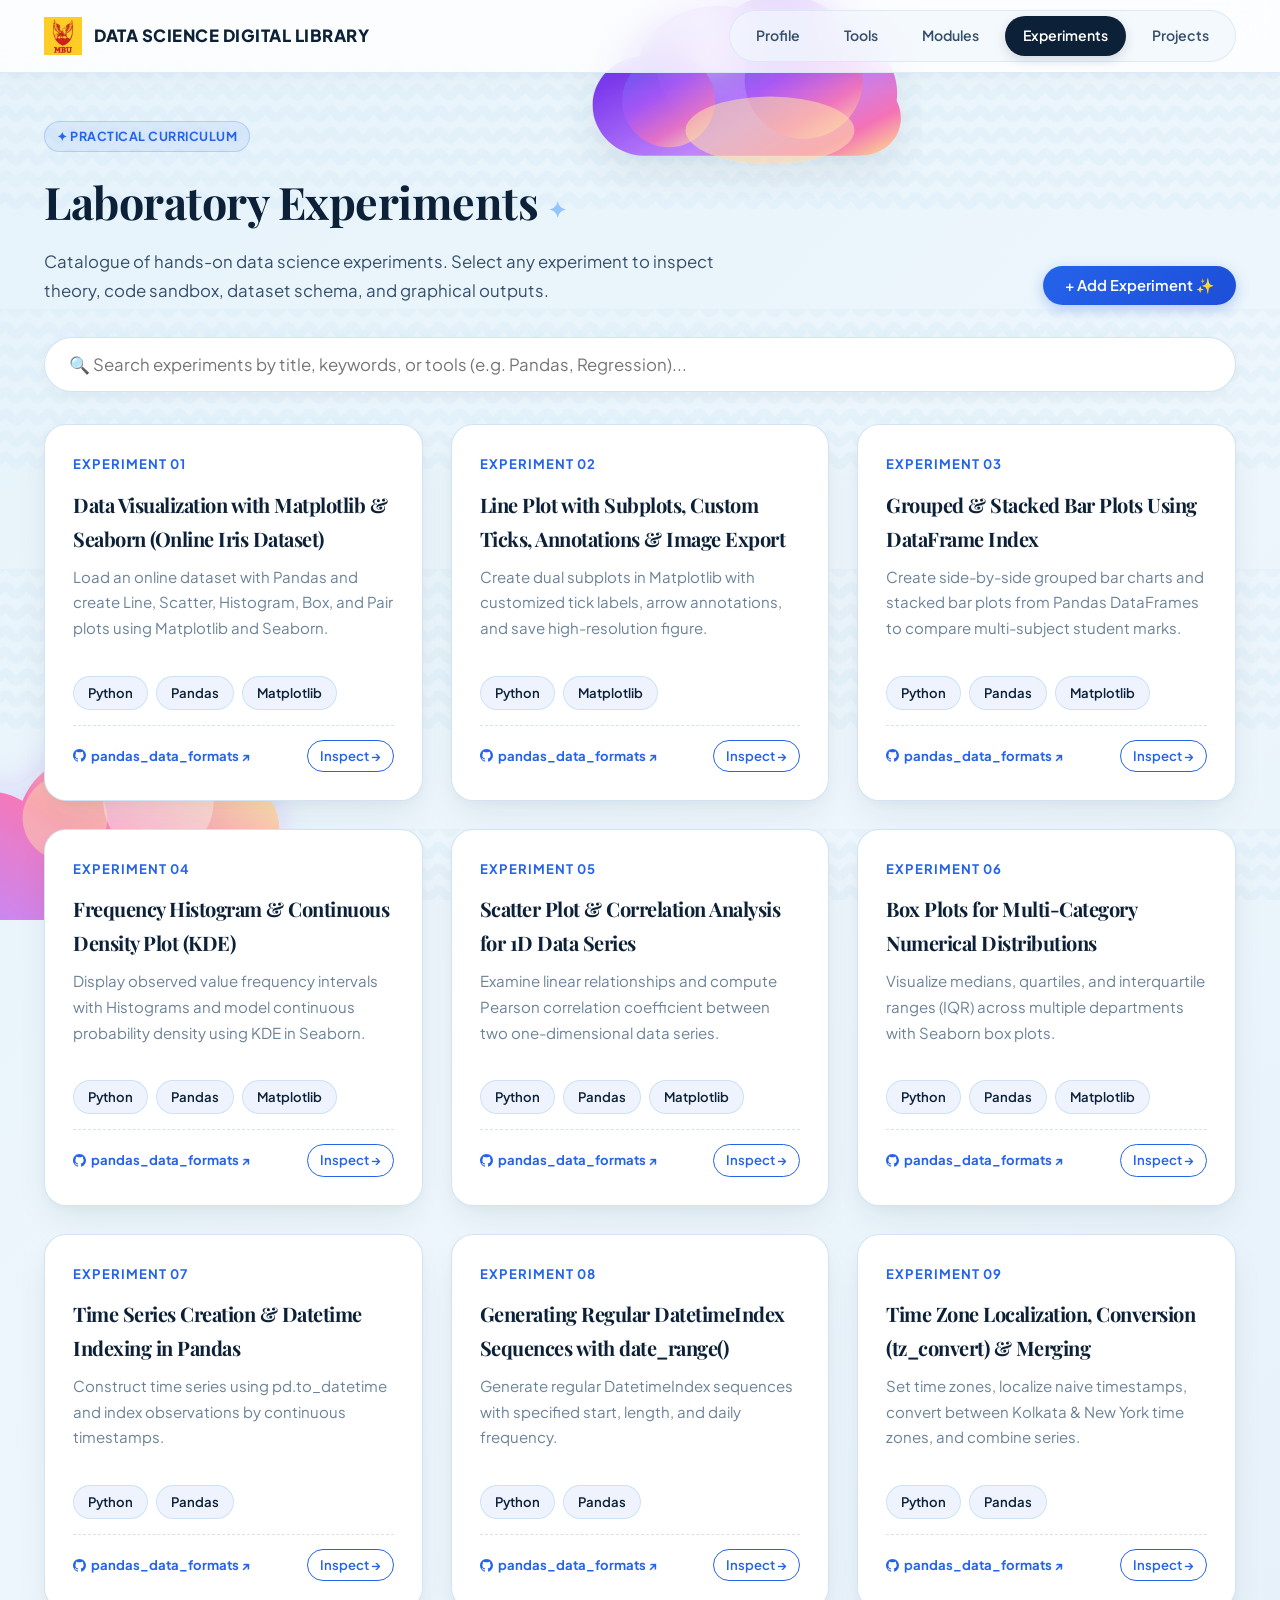
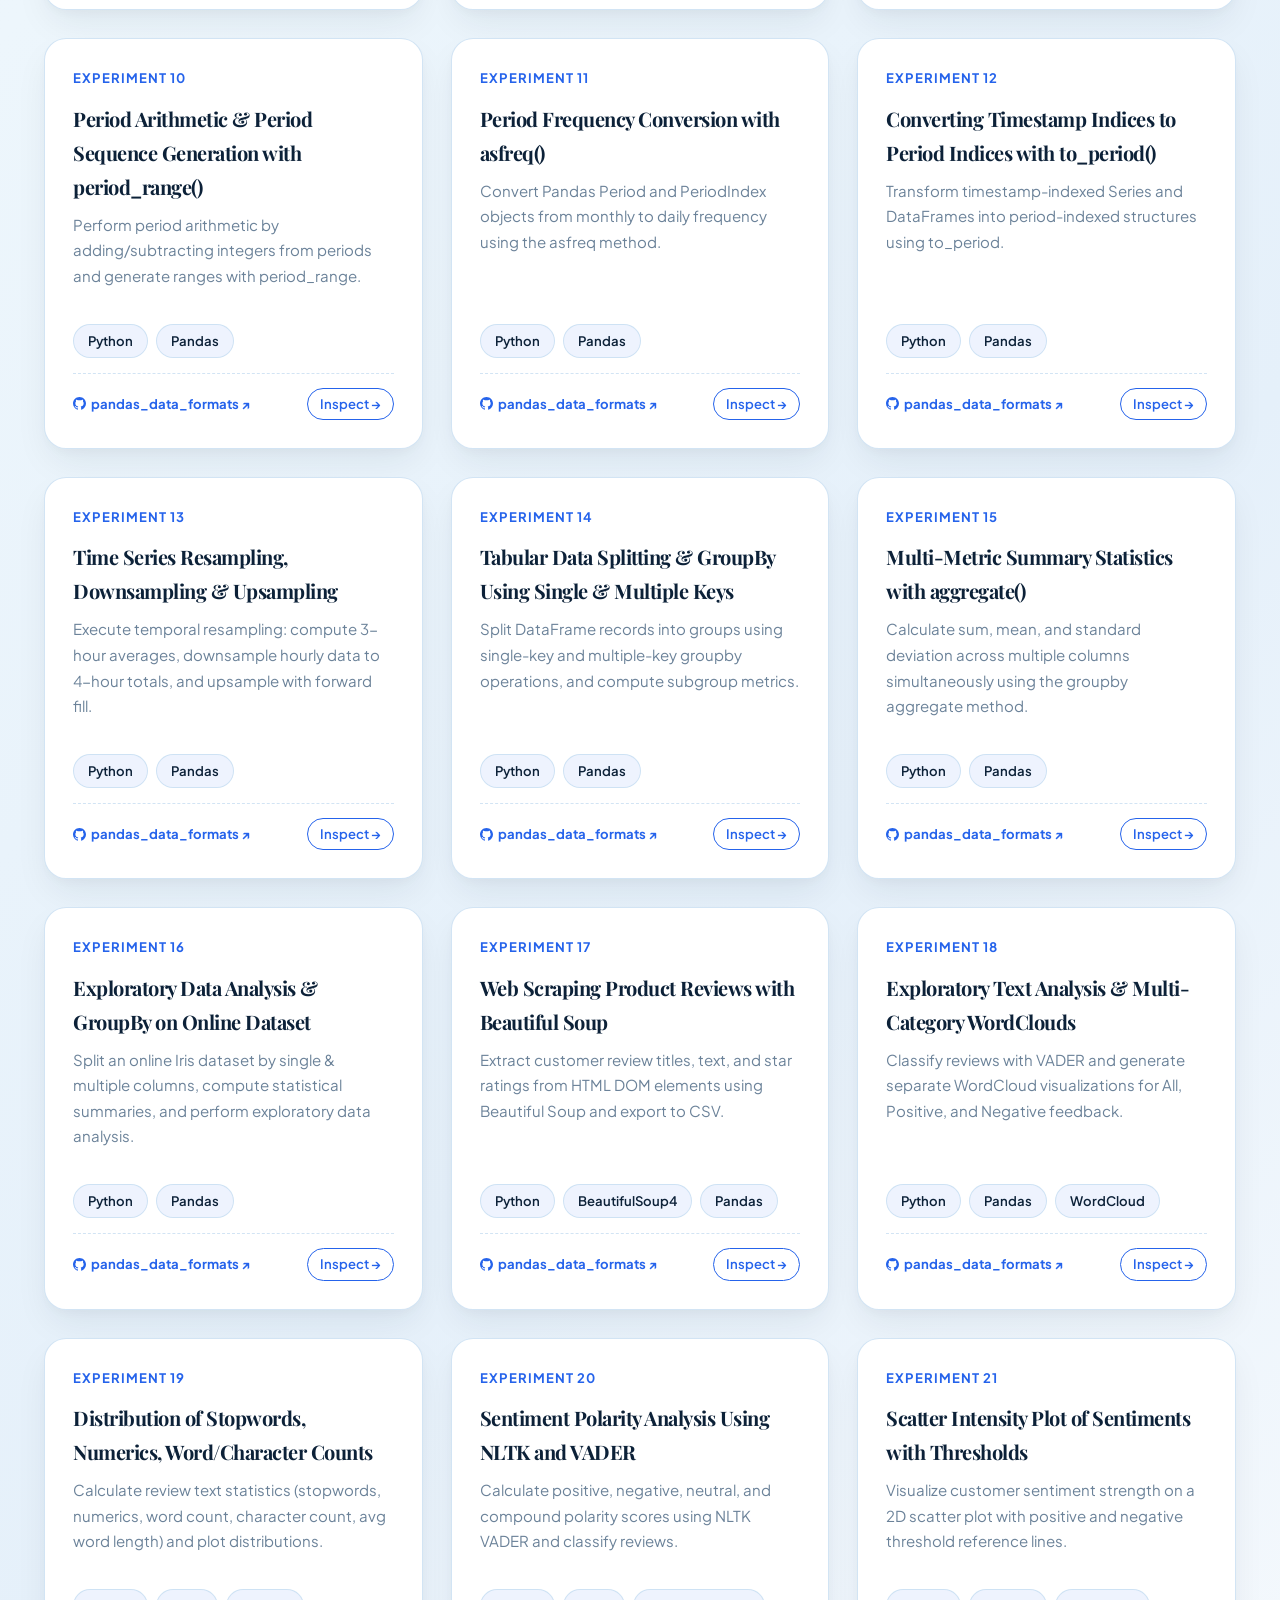
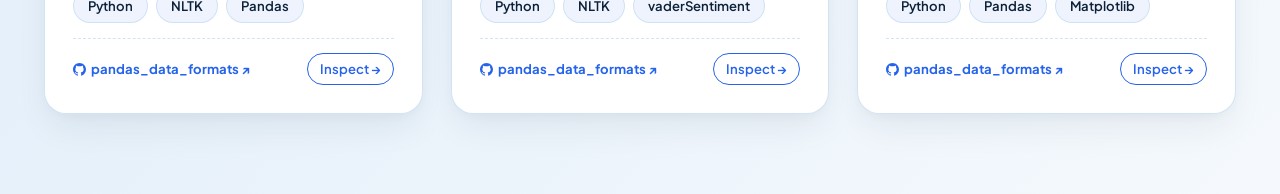
<file: experiments.html>
<!DOCTYPE html>
<html lang="en">
<head>
    <meta charset="UTF-8">
    <meta name="viewport" content="width=device-width, initial-scale=1.0">
    <title>Experiments | Data Science Digital Library</title>
    <link rel="preconnect" href="https://fonts.googleapis.com">
    <link rel="preconnect" href="https://fonts.gstatic.com" crossorigin>
    <link href="https://fonts.googleapis.com/css2?family=Playfair+Display:ital,wght@0,500;0,600;0,700;0,800;1,600&family=Plus+Jakarta+Sans:wght@400;500;600;700;800&family=JetBrains+Mono:wght@400;500;600&display=swap" rel="stylesheet">
    <link rel="stylesheet" href="css/style.css">
</head>
<body>

    <!-- Dreamy Gamma Floating Clouds -->
    <img src="assets/gamma_cloud_top.svg" class="gamma-cloud-top" alt="Cloud">
    <img src="assets/gamma_cloud_bottom.svg" class="gamma-cloud-bottom" alt="Cloud">

    <!-- Gamma Header -->
    <header>
        <div class="container header-content">
            <div class="header-left">
                <a href="index.html" class="gamma-brand" style="display: flex; align-items: center; gap: 12px; text-decoration: none;">
                    <img src="assets/mbu_logo.png" alt="MBU Logo" class="header-logo config-mbu-logo" style="height: 38px; width: auto; object-fit: contain;">
                    <span style="font-family: 'Plus Jakarta Sans', sans-serif; font-weight: 800; font-size: 1.05rem; letter-spacing: 0.5px; color: var(--gamma-navy); text-transform: uppercase;">DATA SCIENCE DIGITAL LIBRARY</span>
                </a>
            </div>
            <div class="header-right">
                <nav>
                    <a href="index.html" class="nav-pill">Profile</a>
                    <a href="tools.html" class="nav-pill">Tools</a>
                    <a href="modules.html" class="nav-pill">Modules</a>
                    <a href="experiments.html" class="nav-pill active">Experiments</a>
                    <a href="projects.html" class="nav-pill">Projects</a>
                </nav>
            </div>
        </div>
    </header>

    <div class="container" style="padding-top: 48px; padding-bottom: 80px;">
        <!-- Header Banner -->
        <div style="display: flex; justify-content: space-between; align-items: flex-end; flex-wrap: wrap; gap: 20px; margin-bottom: 32px;">
            <div>
                <span class="gamma-badge">✦ PRACTICAL CURRICULUM</span>
                <h1 style="font-size: 2.8rem; margin: 12px 0 8px;">Laboratory Experiments <span class="sparkle-icon">✦</span></h1>
                <p style="color: var(--gamma-body); max-width: 680px; font-size: 1.05rem;">
                    Catalogue of hands-on data science experiments. Select any experiment to inspect theory, code sandbox, dataset schema, and graphical outputs.
                </p>
            </div>
            <div>
                <button class="gamma-btn-primary" onclick="openAddModal()">
                    + Add Experiment ✨
                </button>
            </div>
        </div>

        <!-- Search Bar -->
        <div style="margin-bottom: 32px;">
            <input type="text" id="searchInput" class="search-input" placeholder="🔍 Search experiments by title, keywords, or tools (e.g. Pandas, Regression)...">
        </div>

        <!-- Experiments Grid -->
        <div class="experiments-grid" id="experimentsGrid">
            <!-- Loaded dynamically by main.js -->
        </div>

        <div id="noResults" style="display: none; padding: 60px 20px; text-align: center; background: #FFFFFF; border-radius: 20px; border: 1px solid var(--card-border); margin-top: 24px;">
            <p style="font-size: 1.1rem; color: var(--gamma-muted);">No matching experiments found.</p>
        </div>
    </div>

    <!-- Add Experiment Modal (Gamma Styled) -->
    <div id="addModal" class="modal">
        <div class="modal-content">
            <span class="close-modal" onclick="closeModal('addModal')">&times;</span>
            <span class="gamma-badge" style="margin-bottom: 8px;">✦ NEW EXPERIMENT</span>
            <h2 style="margin: 8px 0 20px; font-size: 1.8rem; color: var(--gamma-navy);">Add Lab Experiment</h2>
            
            <form id="addExperimentForm">
                <div style="display: grid; grid-template-columns: 1fr 1fr; gap: 15px;">
                    <div class="form-group">
                        <label>Experiment Number</label>
                        <input type="text" id="expNum" class="form-control" required placeholder="e.g. EXPERIMENT 03">
                    </div>
                    <div class="form-group">
                        <label>Experiment Title</label>
                        <input type="text" id="expTitle" class="form-control" required placeholder="e.g. K-Means Clustering">
                    </div>
                </div>
                
                <div class="form-group">
                    <label>Short Description</label>
                    <input type="text" id="expDesc" class="form-control" required placeholder="Brief summary of the experiment">
                </div>

                <div class="form-group">
                    <label>Aim</label>
                    <textarea id="expAim" class="form-control" required placeholder="State the aim..."></textarea>
                </div>

                <div class="form-group">
                    <label>Objective</label>
                    <textarea id="expObj" class="form-control" required placeholder="State the objective..."></textarea>
                </div>

                <div class="form-group">
                    <label>Theory</label>
                    <textarea id="expTheory" class="form-control" required placeholder="Theoretical background..."></textarea>
                </div>

                <div class="form-group">
                    <label>Requirements</label>
                    <input type="text" id="expReq" class="form-control" required placeholder="Python 3.10, Pandas, Matplotlib">
                </div>

                <div class="form-group">
                    <label>Procedure</label>
                    <textarea id="expProc" class="form-control" required placeholder="Step-by-step procedure..."></textarea>
                </div>

                <div class="form-group">
                    <label>Python Code</label>
                    <textarea id="expCode" class="form-control" style="font-family: 'JetBrains Mono', monospace;" required placeholder="import pandas as pd..."></textarea>
                </div>

                <div class="form-group">
                    <label>Result</label>
                    <textarea id="expResult" class="form-control" required placeholder="Observed outcome and conclusions..."></textarea>
                </div>

                <div style="display: flex; justify-content: flex-end; gap: 12px; margin-top: 24px;">
                    <button type="button" class="btn-outline" onclick="closeModal('addModal')">Cancel</button>
                    <button type="submit" class="gamma-btn-primary">Save Experiment ✨</button>
                </div>
            </form>
        </div>
    </div>

    <!-- Scripts -->
    <script src="js/config.js"></script>
    <script src="js/experiments.js"></script>
    <script src="js/main.js"></script>
</body>
</html>
</file>
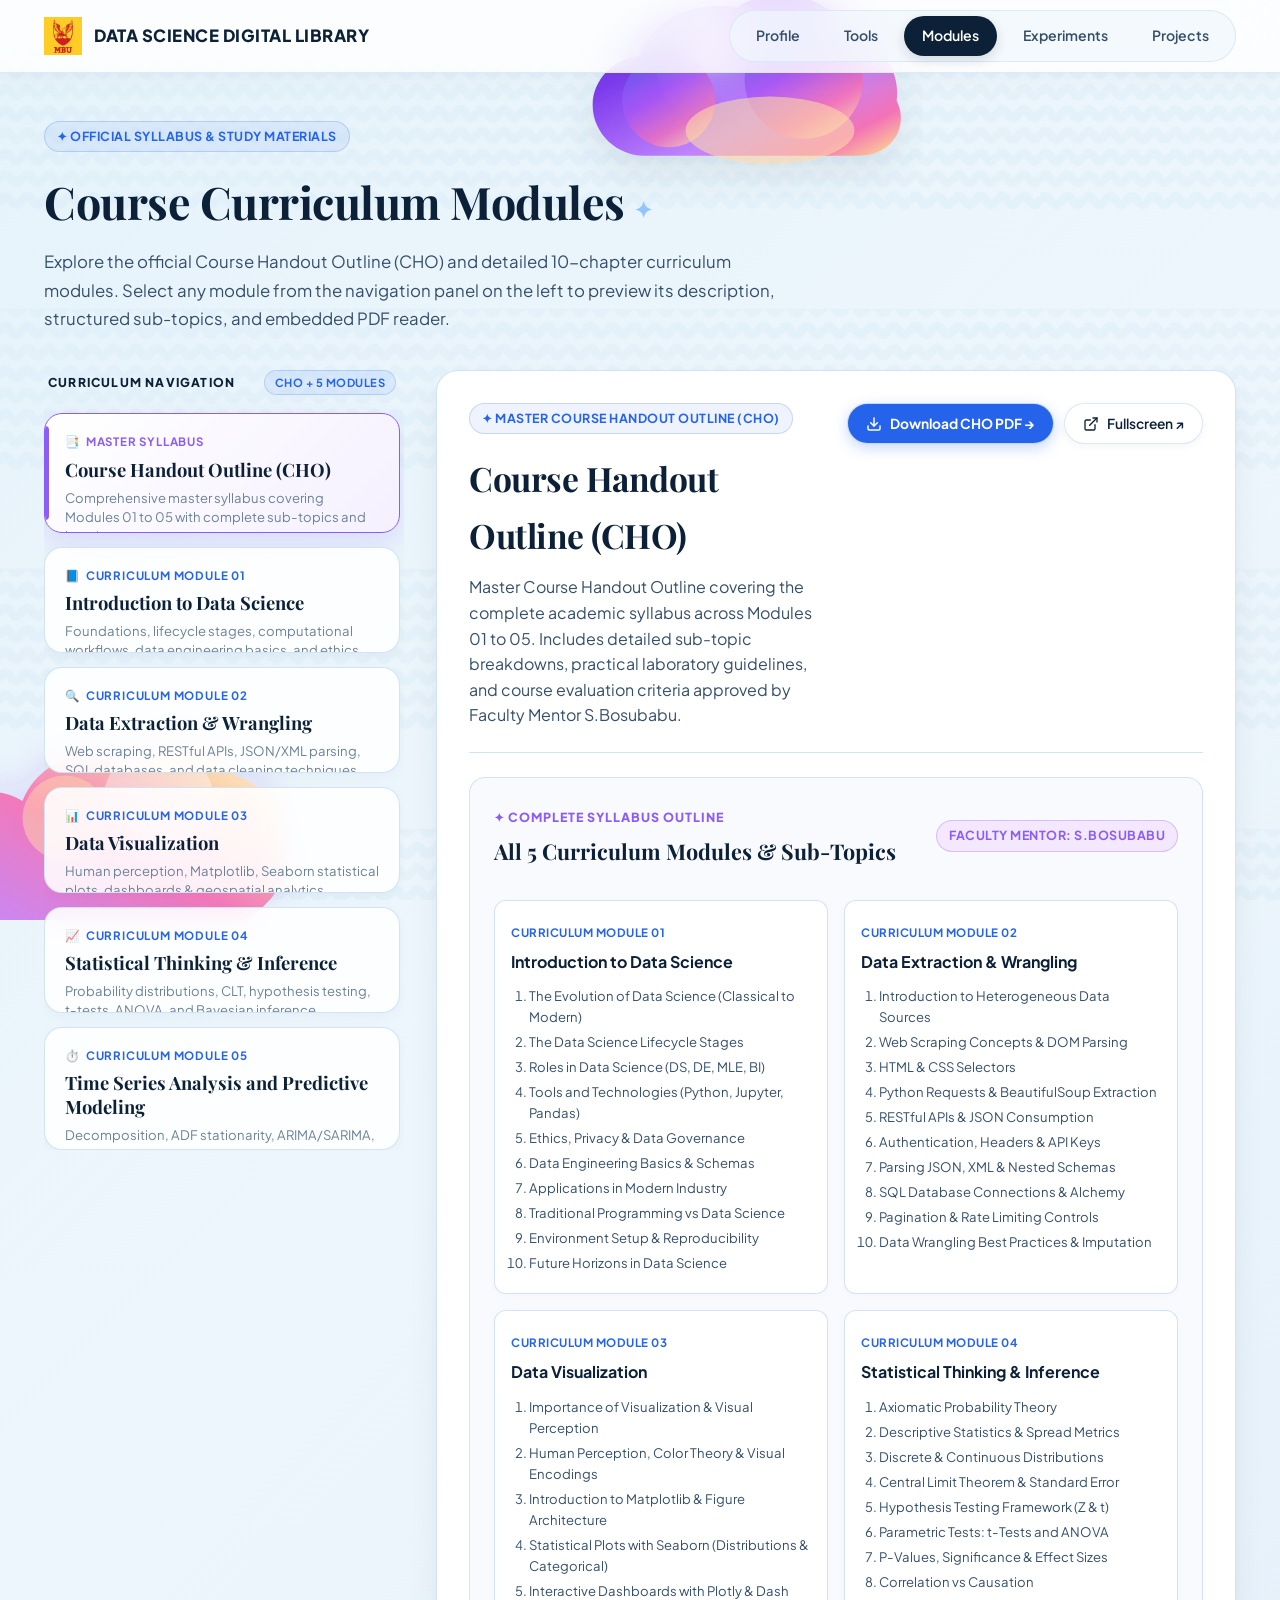
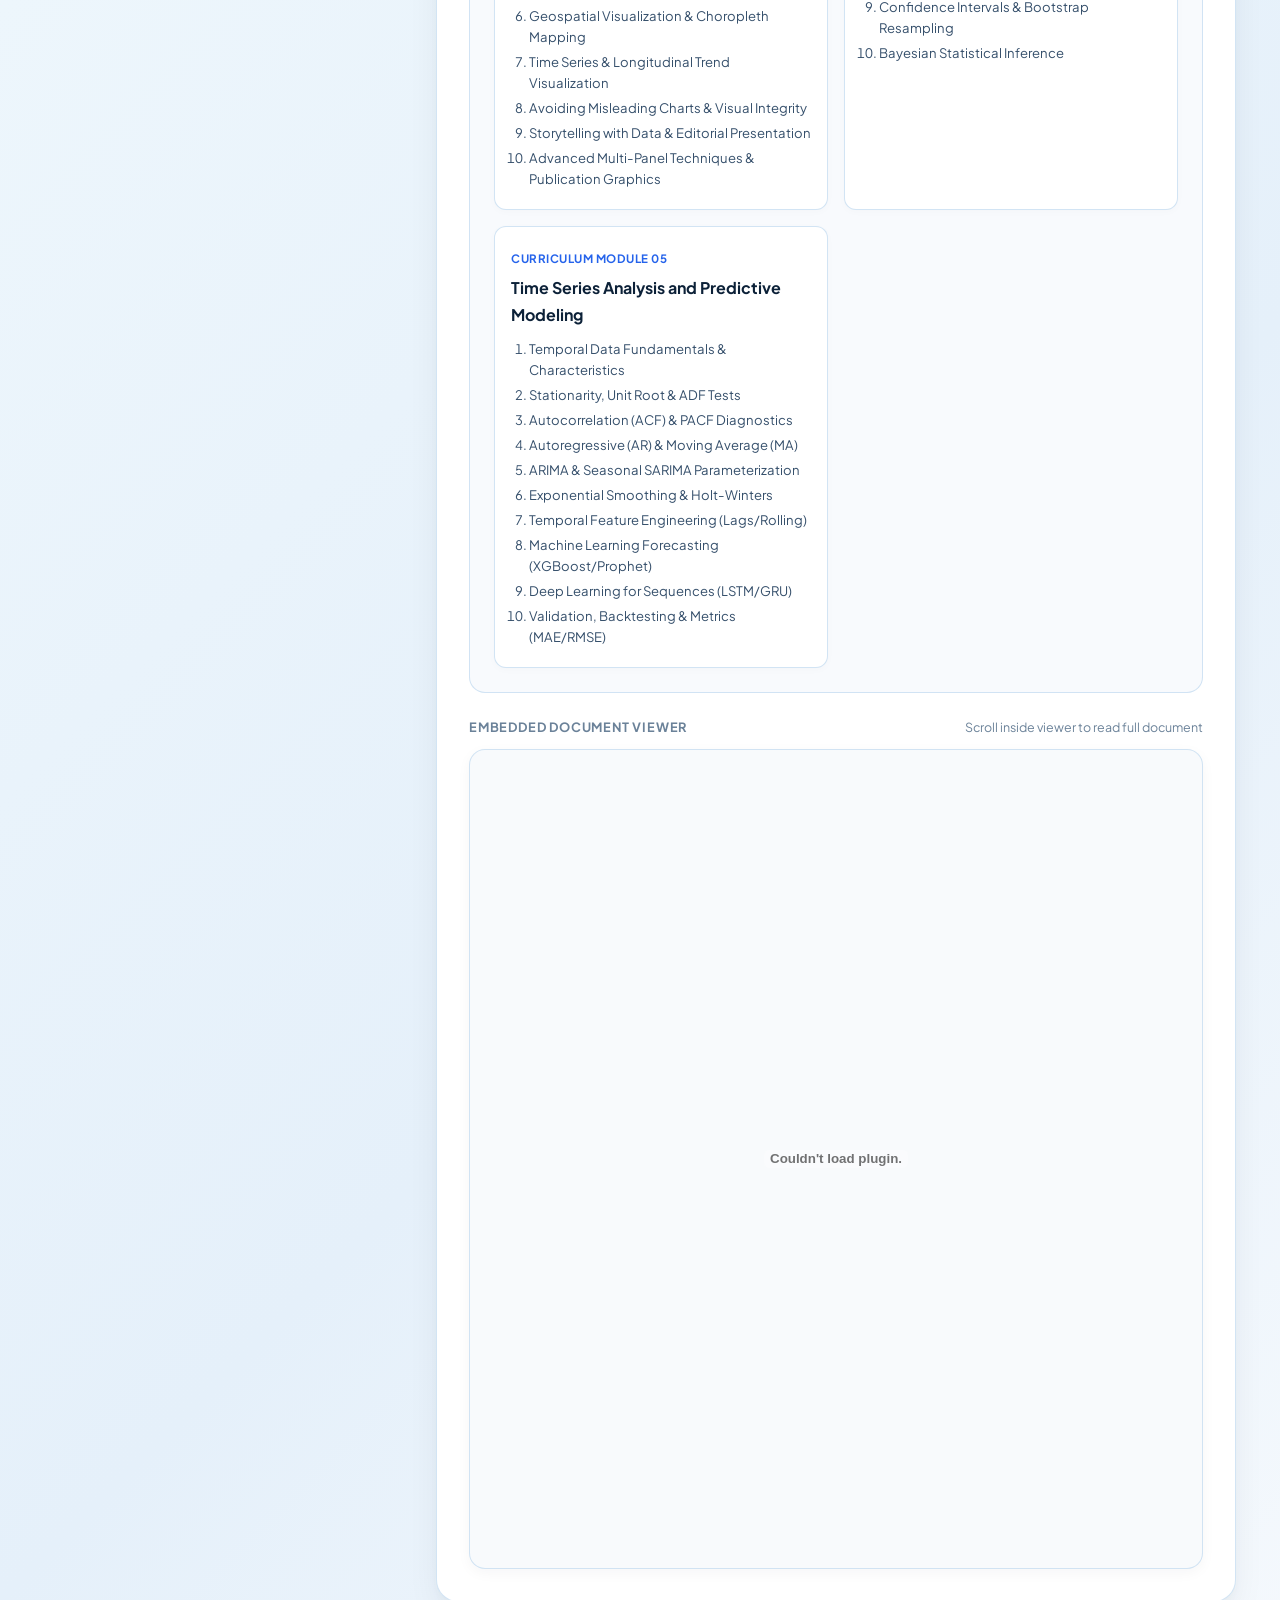
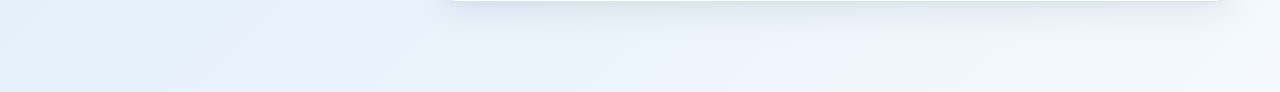
<file: modules.html>
<!DOCTYPE html>
<html lang="en">
<head>
    <meta charset="UTF-8">
    <meta name="viewport" content="width=device-width, initial-scale=1.0">
    <title>Course Curriculum Modules | Data Science Digital Library</title>
    <link rel="preconnect" href="https://fonts.googleapis.com">
    <link rel="preconnect" href="https://fonts.gstatic.com" crossorigin>
    <link href="https://fonts.googleapis.com/css2?family=Playfair+Display:ital,wght@0,500;0,600;0,700;0,800;1,600&family=Plus+Jakarta+Sans:wght@400;500;600;700;800&family=JetBrains+Mono:wght@400;500;600&display=swap" rel="stylesheet">
    <link rel="stylesheet" href="css/style.css">
</head>
<body>

    <!-- Dreamy Gamma Floating Clouds -->
    <img src="assets/gamma_cloud_top.svg" class="gamma-cloud-top" alt="Cloud">
    <img src="assets/gamma_cloud_bottom.svg" class="gamma-cloud-bottom" alt="Cloud">

    <!-- Gamma Header -->
    <header>
        <div class="container header-content">
            <div class="header-left">
                <a href="index.html" class="gamma-brand" style="display: flex; align-items: center; gap: 12px; text-decoration: none;">
                    <img src="assets/mbu_logo.png" alt="MBU Logo" class="header-logo config-mbu-logo" style="height: 38px; width: auto; object-fit: contain;">
                    <span style="font-family: 'Plus Jakarta Sans', sans-serif; font-weight: 800; font-size: 1.05rem; letter-spacing: 0.5px; color: var(--gamma-navy); text-transform: uppercase;">DATA SCIENCE DIGITAL LIBRARY</span>
                </a>
            </div>
            <div class="header-right">
                <nav>
                    <a href="index.html" class="nav-pill">Profile</a>
                    <a href="tools.html" class="nav-pill">Tools</a>
                    <a href="modules.html" class="nav-pill active">Modules</a>
                    <a href="experiments.html" class="nav-pill">Experiments</a>
                    <a href="projects.html" class="nav-pill">Projects</a>
                </nav>
            </div>
        </div>
    </header>

    <div class="container" style="padding-top: 48px; padding-bottom: 90px;">
        <!-- Header Banner -->
        <div style="margin-bottom: 36px; text-align: left;">
            <span class="gamma-badge">✦ OFFICIAL SYLLABUS &amp; STUDY MATERIALS</span>
            <h1 style="font-size: 2.8rem; margin: 12px 0 8px;">Course Curriculum Modules <span class="sparkle-icon">✦</span></h1>
            <p style="color: var(--gamma-body); max-width: 760px; font-size: 1.05rem;">
                Explore the official Course Handout Outline (CHO) and detailed 10-chapter curriculum modules. Select any module from the navigation panel on the left to preview its description, structured sub-topics, and embedded PDF reader.
            </p>
        </div>

        <!-- Master-Detail Split Layout -->
        <div class="modules-layout">

            <!-- LEFT SIDEBAR: Module Headings Navigation with CHO above Module 1 -->
            <aside class="modules-sidebar" aria-label="Curriculum Modules Navigation">
                <div style="display: flex; align-items: center; justify-content: space-between; margin-bottom: 4px; padding: 0 4px;">
                    <span style="font-size: 0.76rem; font-weight: 800; text-transform: uppercase; letter-spacing: 1.2px; color: var(--gamma-navy);">Curriculum Navigation</span>
                    <span class="gamma-badge" style="font-size: 0.7rem; padding: 2px 10px;">CHO + 5 Modules</span>
                </div>

                <!-- 1. CHO Tab (Placed Above Module 1 with all modules and subtopics) -->
                <div class="module-nav-item cho-nav-item active" id="tab-cho" onclick="switchModule('cho')" tabindex="0" role="button" aria-label="Course Handout Outline">
                    <div class="module-nav-badge">
                        <span>📑</span>
                        <span>Master Syllabus</span>
                    </div>
                    <div class="module-nav-title">Course Handout Outline (CHO)</div>
                    <div class="module-nav-desc">Comprehensive master syllabus covering Modules 01 to 05 with complete sub-topics and learning outcomes.</div>
                </div>

                <!-- 2. Curriculum Module 01 -->
                <div class="module-nav-item" id="tab-mod1" onclick="switchModule('mod1')" tabindex="0" role="button" aria-label="Curriculum Module 01">
                    <div class="module-nav-badge">
                        <span>📘</span>
                        <span>Curriculum Module 01</span>
                    </div>
                    <div class="module-nav-title">Introduction to Data Science</div>
                    <div class="module-nav-desc">Foundations, lifecycle stages, computational workflows, data engineering basics, and ethics.</div>
                </div>

                <!-- 3. Curriculum Module 02 -->
                <div class="module-nav-item" id="tab-mod2" onclick="switchModule('mod2')" tabindex="0" role="button" aria-label="Curriculum Module 02">
                    <div class="module-nav-badge">
                        <span>🔍</span>
                        <span>Curriculum Module 02</span>
                    </div>
                    <div class="module-nav-title">Data Extraction &amp; Wrangling</div>
                    <div class="module-nav-desc">Web scraping, RESTful APIs, JSON/XML parsing, SQL databases, and data cleaning techniques.</div>
                </div>

                <!-- 4. Curriculum Module 03 -->
                <div class="module-nav-item" id="tab-mod3" onclick="switchModule('mod3')" tabindex="0" role="button" aria-label="Curriculum Module 03">
                    <div class="module-nav-badge">
                        <span>📊</span>
                        <span>Curriculum Module 03</span>
                    </div>
                    <div class="module-nav-title">Data Visualization</div>
                    <div class="module-nav-desc">Human perception, Matplotlib, Seaborn statistical plots, dashboards &amp; geospatial analytics.</div>
                </div>

                <!-- 5. Curriculum Module 04 -->
                <div class="module-nav-item" id="tab-mod4" onclick="switchModule('mod4')" tabindex="0" role="button" aria-label="Curriculum Module 04">
                    <div class="module-nav-badge">
                        <span>📈</span>
                        <span>Curriculum Module 04</span>
                    </div>
                    <div class="module-nav-title">Statistical Thinking &amp; Inference</div>
                    <div class="module-nav-desc">Probability distributions, CLT, hypothesis testing, t-tests, ANOVA, and Bayesian inference.</div>
                </div>

                <!-- 6. Curriculum Module 05 -->
                <div class="module-nav-item" id="tab-mod5" onclick="switchModule('mod5')" tabindex="0" role="button" aria-label="Curriculum Module 05">
                    <div class="module-nav-badge">
                        <span>⏱️</span>
                        <span>Curriculum Module 05</span>
                    </div>
                    <div class="module-nav-title">Time Series Analysis and Predictive Modeling</div>
                    <div class="module-nav-desc">Decomposition, ADF stationarity, ARIMA/SARIMA, Holt-Winters, and ML forecasting.</div>
                </div>
            </aside>

            <!-- RIGHT VIEWER PANE: Beside all module headings -->
            <main class="module-viewer-pane" id="moduleViewerContainer">

                <!-- Header: Title, Description, and Download Button -->
                <div class="module-viewer-header">
                    <div style="flex: 1; min-width: 280px;">
                        <span id="moduleBadge" class="gamma-badge" style="margin-bottom: 8px;">✦ MASTER COURSE HANDOUT OUTLINE (CHO)</span>
                        <h2 id="moduleTitle" style="font-size: 2.1rem; margin: 8px 0 10px; color: var(--gamma-navy); font-family: 'Playfair Display', serif;">Course Handout Outline (CHO)</h2>
                        <p id="moduleDesc" style="color: var(--gamma-body); font-size: 1rem; line-height: 1.6; max-width: 760px;">
                            Master Course Handout Outline covering the complete academic syllabus across Modules 01, 02, 04, and 05. Includes detailed sub-topic breakdowns, practical laboratory guidelines, and course evaluation criteria approved by Faculty Mentor S.Bosubabu.
                        </p>
                    </div>

                    <!-- Action Buttons: Download PDF & Open Fullscreen -->
                    <div style="display: flex; gap: 10px; align-items: center; flex-wrap: wrap;">
                        <a id="moduleDownloadBtn" href="assets/pdfs/cho.pdf" download="Course_Handout_Outline_CHO.pdf" class="gamma-pill-btn" style="background: var(--gamma-blue); color: #FFFFFF; font-weight: 700; box-shadow: 0 4px 14px rgba(37,99,235,0.25);">
                            <svg xmlns="http://www.w3.org/2000/svg" width="16" height="16" viewBox="0 0 24 24" fill="none" stroke="currentColor" stroke-width="2.2" stroke-linecap="round" stroke-linejoin="round"><path d="M21 15v4a2 2 0 0 1-2 2H5a2 2 0 0 1-2-2v-4"></path><polyline points="7 10 12 15 17 10"></polyline><line x1="12" y1="15" x2="12" y2="3"></line></svg>
                            <span id="downloadBtnText">Download PDF</span>
                        </a>
                        <a id="moduleOpenTabBtn" href="assets/pdfs/cho.pdf" target="_blank" class="gamma-pill-btn" style="color: var(--gamma-navy);" title="Open PDF in new tab">
                            <svg xmlns="http://www.w3.org/2000/svg" width="16" height="16" viewBox="0 0 24 24" fill="none" stroke="currentColor" stroke-width="2" stroke-linecap="round" stroke-linejoin="round"><path d="M18 13v6a2 2 0 0 1-2 2H5a2 2 0 0 1-2-2V8a2 2 0 0 1 2-2h6"></path><polyline points="15 3 21 3 21 9"></polyline><line x1="10" y1="14" x2="21" y2="3"></line></svg>
                            Fullscreen ↗
                        </a>
                    </div>
                </div>

                <!-- Dynamic Subtopics & Overview Container -->
                <div id="moduleSubtopicsSection" class="cho-subtopics-box">
                    <!-- Populated dynamically via switchModule() -->
                </div>

                <!-- Embedded PDF Viewer -->
                <div style="display: flex; flex-direction: column; gap: 10px;">
                    <div style="display: flex; justify-content: space-between; align-items: center;">
                        <span style="font-size: 0.8rem; font-weight: 700; text-transform: uppercase; letter-spacing: 0.8px; color: var(--gamma-muted);">Embedded Document Viewer</span>
                        <span style="font-size: 0.78rem; color: var(--gamma-muted);">Scroll inside viewer to read full document</span>
                    </div>
                    <div class="pdf-frame-wrapper" id="pdfWrapper">
                        <embed id="moduleEmbedPdf" src="assets/pdfs/cho.pdf#toolbar=1&navpanes=1" type="application/pdf" width="100%" height="100%">
                    </div>
                </div>

            </main>
        </div>
    </div>

    <!-- Scripts -->
    <script src="js/config.js"></script>
    <script src="js/experiments.js"></script>
    <script src="js/main.js"></script>

    <!-- Master-Detail Switcher Script -->
    <script>
        const MODULES_DATA = {
            cho: {
                badge: "✦ MASTER COURSE HANDOUT OUTLINE (CHO)",
                title: "Course Handout Outline (CHO)",
                desc: "Master Course Handout Outline covering the complete academic syllabus across Modules 01 to 05. Includes detailed sub-topic breakdowns, practical laboratory guidelines, and course evaluation criteria approved by Faculty Mentor S.Bosubabu.",
                pdf: "assets/pdfs/cho.pdf",
                downloadName: "Course_Handout_Outline_CHO.pdf",
                btnText: "Download CHO PDF →",
                isCho: true
            },
            mod1: {
                badge: "✦ CURRICULUM MODULE 01",
                title: "Curriculum Module 01: Introduction to Data Science",
                desc: "Foundational paradigms, data science lifecycle stages, computational workflows, tool ecosystems, data engineering basics, and exploratory philosophy. Includes 10 exhaustive chapters with hands-on labs.",
                pdf: "assets/pdfs/module1.pdf",
                downloadName: "Curriculum_Module_01_Introduction_to_Data_Science.pdf",
                btnText: "Download PDF (10 Chapters) →",
                isCho: false,
                chapters: [
                    "The Evolution of Data Science (Classical Statistics to AI)",
                    "The Data Science Lifecycle (End-to-End Workflow)",
                    "Roles in Data Science (DS vs DE vs MLE vs Analyst)",
                    "Tools and Technologies (Python, NumPy, Pandas, Jupyter)",
                    "Ethics and Privacy (GDPR, Bias, and Governance)",
                    "Data Engineering Basics (ETL, Parquet, and Storage)",
                    "Applications in Industry (Healthcare, Finance, Retail)",
                    "Traditional Programming vs Data Science Heuristics",
                    "Environment Setup & Scientific Computing",
                    "Future Horizons in Data Science & Machine Intelligence"
                ]
            },
            mod2: {
                badge: "✦ CURRICULUM MODULE 02",
                title: "Curriculum Module 02: Data Extraction & Wrangling",
                desc: "Data harvesting, web scraping concepts, RESTful API consumption, schema normalisation, missing value imputation, and pipeline orchestration. Includes 10 exhaustive chapters with hands-on labs.",
                pdf: "assets/pdfs/module2.pdf",
                downloadName: "Curriculum_Module_02_Data_Extraction_and_Wrangling.pdf",
                btnText: "Download PDF (10 Chapters) →",
                isCho: false,
                chapters: [
                    "Introduction to Data Sources & Data Architecture",
                    "Web Scraping Concepts & DOM Navigation",
                    "HTML & CSS Selectors for Targeting Data",
                    "Python Requests & BeautifulSoup Extraction",
                    "Working with RESTful APIs & HTTP Handshakes",
                    "Authentication, API Keys & OAuth 2.0 Tokens",
                    "Parsing JSON, XML & Semi-Structured Data",
                    "SQL Database Connections & Pipeline Ingestion",
                    "Pagination, Rate Limiting & Robust Harvesting",
                    "Data Wrangling Best Practices & Imputation"
                ]
            },
            mod3: {
                badge: "✦ CURRICULUM MODULE 03",
                title: "Curriculum Module 03: Data Visualization",
                desc: "Visual encoding theory, human perception, exploratory graphical analysis with Matplotlib and Seaborn, interactive dashboards, geospatial cartography, and high-impact visual storytelling. Includes 10 exhaustive chapters with hands-on labs.",
                pdf: "assets/pdfs/module3.pdf",
                downloadName: "Curriculum_Module_03_Data_Visualization.pdf",
                btnText: "Download PDF (10 Chapters) →",
                isCho: false,
                chapters: [
                    "Importance of Visualization & Visual Perception",
                    "Human Perception, Color Theory & Visual Encodings",
                    "Introduction to Matplotlib & Figure Architecture",
                    "Statistical Plots with Seaborn (Distributions & Categorical)",
                    "Interactive Dashboards with Plotly & Dash",
                    "Geospatial Visualization & Choropleth Mapping",
                    "Time Series & Longitudinal Trend Visualization",
                    "Avoiding Misleading Charts & Visual Integrity",
                    "Storytelling with Data & Editorial Presentation",
                    "Advanced Multi-Panel Techniques & Publication Graphics"
                ]
            },
            mod4: {
                badge: "✦ CURRICULUM MODULE 04",
                title: "Curriculum Module 04: Statistical Thinking & Inference",
                desc: "Probability theory, random variables, sampling distributions, Central Limit Theorem, hypothesis testing, ANOVA, and Bayesian reasoning. Includes 10 exhaustive chapters with hands-on labs.",
                pdf: "assets/pdfs/module4.pdf",
                downloadName: "Curriculum_Module_04_Statistical_Thinking_and_Inference.pdf",
                btnText: "Download PDF (10 Chapters) →",
                isCho: false,
                chapters: [
                    "Introduction to Axiomatic Probability Theory",
                    "Descriptive Statistics & Exploratory Metrics",
                    "Continuous & Discrete Probability Distributions",
                    "Central Limit Theorem & Sampling Distributions",
                    "Hypothesis Testing Framework (Null vs Alternative)",
                    "Parametric Testing: t-Tests and One-Way ANOVA",
                    "P-Values, Effect Sizes & Statistical Power",
                    "Correlation vs Causation & Confounding Factors",
                    "Confidence Intervals & Bootstrap Resampling",
                    "Bayesian Statistical Inference & Posterior Updates"
                ]
            },
            mod5: {
                badge: "✦ CURRICULUM MODULE 05",
                title: "Curriculum Module 05: Time Series Analysis and Predictive Modeling",
                desc: "Temporal signal decomposition, stationarity, stochastic processes, ARIMA/SARIMA, Holt-Winters exponential smoothing, deep forecasting (LSTM), and validation metrics. Includes 10 exhaustive chapters with hands-on labs.",
                pdf: "assets/pdfs/module5.pdf",
                downloadName: "Curriculum_Module_05_Time_Series_Analysis_and_Predictive_Modeling.pdf",
                btnText: "Download PDF (10 Chapters) →",
                isCho: false,
                chapters: [
                    "Introduction to Time Series Data & Temporal Fundamentals",
                    "Stationarity, Unit Root Tests & ADF Methodology",
                    "Autocorrelation (ACF) and Partial Autocorrelation (PACF)",
                    "Autoregressive (AR) and Moving Average (MA) Processes",
                    "ARIMA and Seasonal ARIMA (SARIMA) Architectures",
                    "Exponential Smoothing & Holt-Winters Forecasting",
                    "Feature Engineering for Temporal Data (Lags & Rolling Windows)",
                    "Machine Learning for Forecasting (XGBoost & Prophet)",
                    "Deep Learning for Time Series (RNN, LSTM & GRU)",
                    "Model Validation, Forecast Metrics (MAE/RMSE/MAPE) & Deployment"
                ]
            }
        };

        const CHO_SUBTOPICS_DATA = [
            {
                code: "Curriculum Module 01",
                title: "Introduction to Data Science",
                theme: "sky",
                topics: [
                    "The Evolution of Data Science (Classical to Modern)",
                    "The Data Science Lifecycle Stages",
                    "Roles in Data Science (DS, DE, MLE, BI)",
                    "Tools and Technologies (Python, Jupyter, Pandas)",
                    "Ethics, Privacy & Data Governance",
                    "Data Engineering Basics & Schemas",
                    "Applications in Modern Industry",
                    "Traditional Programming vs Data Science",
                    "Environment Setup & Reproducibility",
                    "Future Horizons in Data Science"
                ]
            },
            {
                code: "Curriculum Module 02",
                title: "Data Extraction & Wrangling",
                theme: "coral",
                topics: [
                    "Introduction to Heterogeneous Data Sources",
                    "Web Scraping Concepts & DOM Parsing",
                    "HTML & CSS Selectors",
                    "Python Requests & BeautifulSoup Extraction",
                    "RESTful APIs & JSON Consumption",
                    "Authentication, Headers & API Keys",
                    "Parsing JSON, XML & Nested Schemas",
                    "SQL Database Connections & Alchemy",
                    "Pagination & Rate Limiting Controls",
                    "Data Wrangling Best Practices & Imputation"
                ]
            },
            {
                code: "Curriculum Module 03",
                title: "Data Visualization",
                theme: "sunset",
                topics: [
                    "Importance of Visualization & Visual Perception",
                    "Human Perception, Color Theory & Visual Encodings",
                    "Introduction to Matplotlib & Figure Architecture",
                    "Statistical Plots with Seaborn (Distributions & Categorical)",
                    "Interactive Dashboards with Plotly & Dash",
                    "Geospatial Visualization & Choropleth Mapping",
                    "Time Series & Longitudinal Trend Visualization",
                    "Avoiding Misleading Charts & Visual Integrity",
                    "Storytelling with Data & Editorial Presentation",
                    "Advanced Multi-Panel Techniques & Publication Graphics"
                ]
            },
            {
                code: "Curriculum Module 04",
                title: "Statistical Thinking & Inference",
                theme: "purple",
                topics: [
                    "Axiomatic Probability Theory",
                    "Descriptive Statistics & Spread Metrics",
                    "Discrete & Continuous Distributions",
                    "Central Limit Theorem & Standard Error",
                    "Hypothesis Testing Framework (Z & t)",
                    "Parametric Tests: t-Tests and ANOVA",
                    "P-Values, Significance & Effect Sizes",
                    "Correlation vs Causation",
                    "Confidence Intervals & Bootstrap Resampling",
                    "Bayesian Statistical Inference"
                ]
            },
            {
                code: "Curriculum Module 05",
                title: "Time Series Analysis and Predictive Modeling",
                theme: "coral",
                topics: [
                    "Temporal Data Fundamentals & Characteristics",
                    "Stationarity, Unit Root & ADF Tests",
                    "Autocorrelation (ACF) & PACF Diagnostics",
                    "Autoregressive (AR) & Moving Average (MA)",
                    "ARIMA & Seasonal SARIMA Parameterization",
                    "Exponential Smoothing & Holt-Winters",
                    "Temporal Feature Engineering (Lags/Rolling)",
                    "Machine Learning Forecasting (XGBoost/Prophet)",
                    "Deep Learning for Sequences (LSTM/GRU)",
                    "Validation, Backtesting & Metrics (MAE/RMSE)"
                ]
            }
        ];

        function renderChoSubtopics() {
            let html = `
                <div style="display: flex; justify-content: space-between; align-items: center; flex-wrap: wrap; gap: 8px;">
                    <div>
                        <span style="font-size: 0.78rem; font-weight: 800; letter-spacing: 1px; color: var(--gamma-purple); text-transform: uppercase;">✦ Complete Syllabus Outline</span>
                        <h4 style="font-family: 'Playfair Display', serif; font-size: 1.35rem; color: var(--gamma-navy); margin: 4px 0 0;">All 5 Curriculum Modules &amp; Sub-Topics</h4>
                    </div>
                    <span class="gamma-badge" style="background: #F3E8FF; color: var(--gamma-purple); border-color: rgba(139,92,246,0.3);">Faculty Mentor: S.Bosubabu</span>
                </div>
                <div class="cho-modules-grid" style="margin-top: 14px;">
            `;

            CHO_SUBTOPICS_DATA.forEach(mod => {
                html += `
                    <div class="cho-module-card">
                        <span style="font-size: 0.72rem; font-weight: 700; color: var(--gamma-blue); text-transform: uppercase; letter-spacing: 0.5px;">${mod.code}</span>
                        <h5 style="font-size: 1rem; color: var(--gamma-navy); font-weight: 700; margin: 4px 0 8px;">${mod.title}</h5>
                        <ol class="cho-subtopic-list">
                            ${mod.topics.map(t => `<li>${t}</li>`).join('')}
                        </ol>
                    </div>
                `;
            });

            html += `</div>`;
            return html;
        }

        function renderModuleChapters(modData) {
            let html = `
                <div style="display: flex; justify-content: space-between; align-items: center; flex-wrap: wrap; gap: 8px;">
                    <div>
                        <span style="font-size: 0.78rem; font-weight: 800; letter-spacing: 1px; color: var(--gamma-blue); text-transform: uppercase;">✦ Chapter Syllabus Outline</span>
                        <h4 style="font-family: 'Playfair Display', serif; font-size: 1.35rem; color: var(--gamma-navy); margin: 4px 0 0;">10 Comprehensive Study Chapters</h4>
                    </div>
                    <span class="gamma-badge" style="background: #EFF6FF; color: var(--gamma-blue); border-color: rgba(37,99,235,0.25);">PDF 10-Chapter Manual Included</span>
                </div>
                <div style="display: grid; grid-template-columns: repeat(auto-fit, minmax(260px, 1fr)); gap: 10px; margin-top: 14px;">
            `;

            modData.chapters.forEach((chap, idx) => {
                html += `
                    <div style="background: #FFFFFF; border: 1px solid var(--card-border); border-radius: 10px; padding: 10px 14px; display: flex; align-items: flex-start; gap: 10px;">
                        <span style="background: #EFF6FF; color: var(--gamma-blue); font-weight: 800; font-size: 0.75rem; border-radius: 6px; padding: 2px 7px; flex-shrink: 0;">${idx + 1}</span>
                        <span style="font-size: 0.86rem; color: var(--gamma-navy); font-weight: 600; line-height: 1.4;">${chap}</span>
                    </div>
                `;
            });

            html += `</div>`;
            return html;
        }

        function switchModule(id) {
            const data = MODULES_DATA[id];
            if (!data) return;

            // 1. Update left navigation active tab
            document.querySelectorAll('.module-nav-item').forEach(el => el.classList.remove('active'));
            const activeNav = document.getElementById('tab-' + id);
            if (activeNav) activeNav.classList.add('active');

            // 2. Update Header elements
            document.getElementById('moduleBadge').textContent = data.badge;
            document.getElementById('moduleTitle').textContent = data.title;
            document.getElementById('moduleDesc').textContent = data.desc;

            // 3. Update Download & View Buttons
            const downloadBtn = document.getElementById('moduleDownloadBtn');
            downloadBtn.href = data.pdf;
            downloadBtn.setAttribute('download', data.downloadName);
            document.getElementById('downloadBtnText').textContent = data.btnText;

            const openTabBtn = document.getElementById('moduleOpenTabBtn');
            openTabBtn.href = data.pdf;

            // 4. Update Sub-topics Section
            const subtopicsSection = document.getElementById('moduleSubtopicsSection');
            if (data.isCho) {
                subtopicsSection.innerHTML = renderChoSubtopics();
            } else {
                subtopicsSection.innerHTML = renderModuleChapters(data);
            }

            // 5. Update Embedded PDF Viewer cleanly
            const pdfWrapper = document.getElementById('pdfWrapper');
            pdfWrapper.innerHTML = `
                <embed id="moduleEmbedPdf" src="${data.pdf}#toolbar=1&navpanes=1" type="application/pdf" width="100%" height="100%">
            `;

            // 6. Update URL hash without jump
            history.replaceState(null, null, '#' + id);
        }

        // Initialize on DOM load
        document.addEventListener('DOMContentLoaded', () => {
            const hash = window.location.hash.replace('#', '');
            if (hash && MODULES_DATA[hash]) {
                switchModule(hash);
            } else {
                switchModule('cho');
            }
        });
    </script>
</body>
</html>
</file>
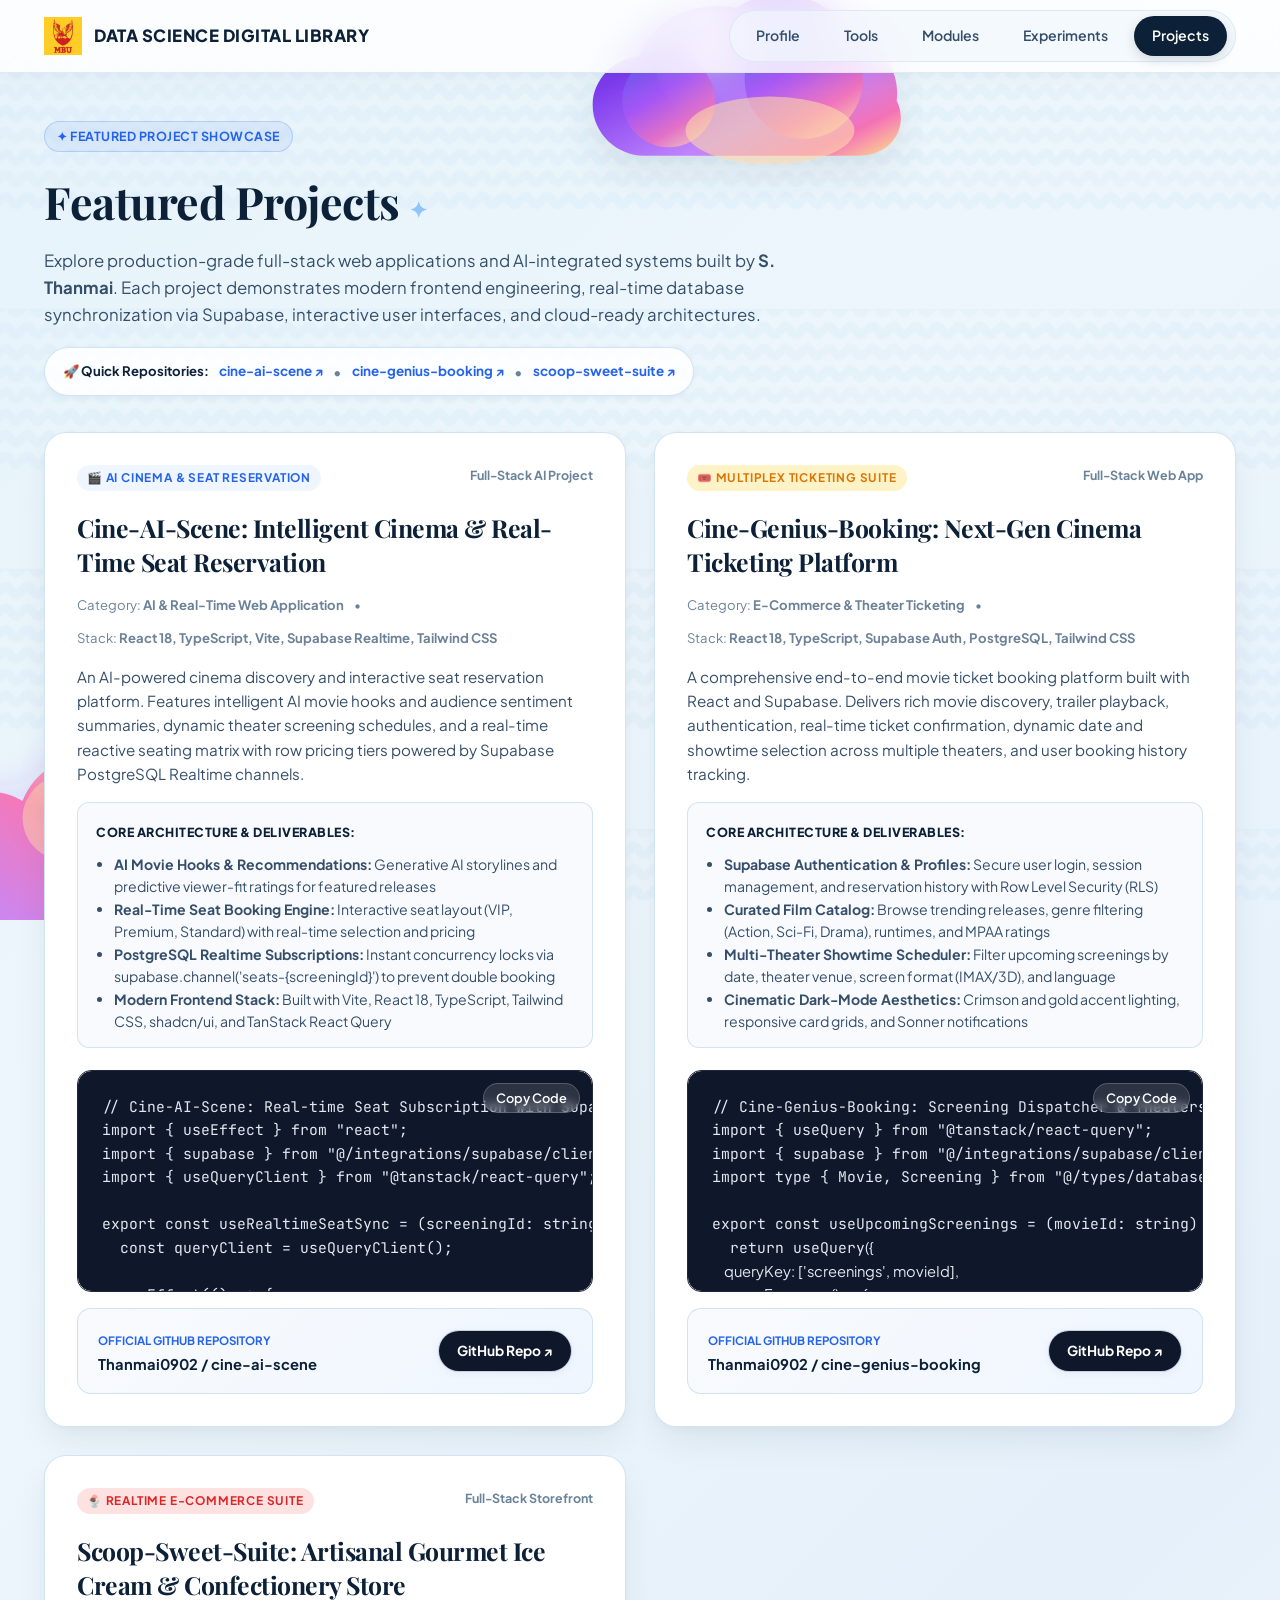
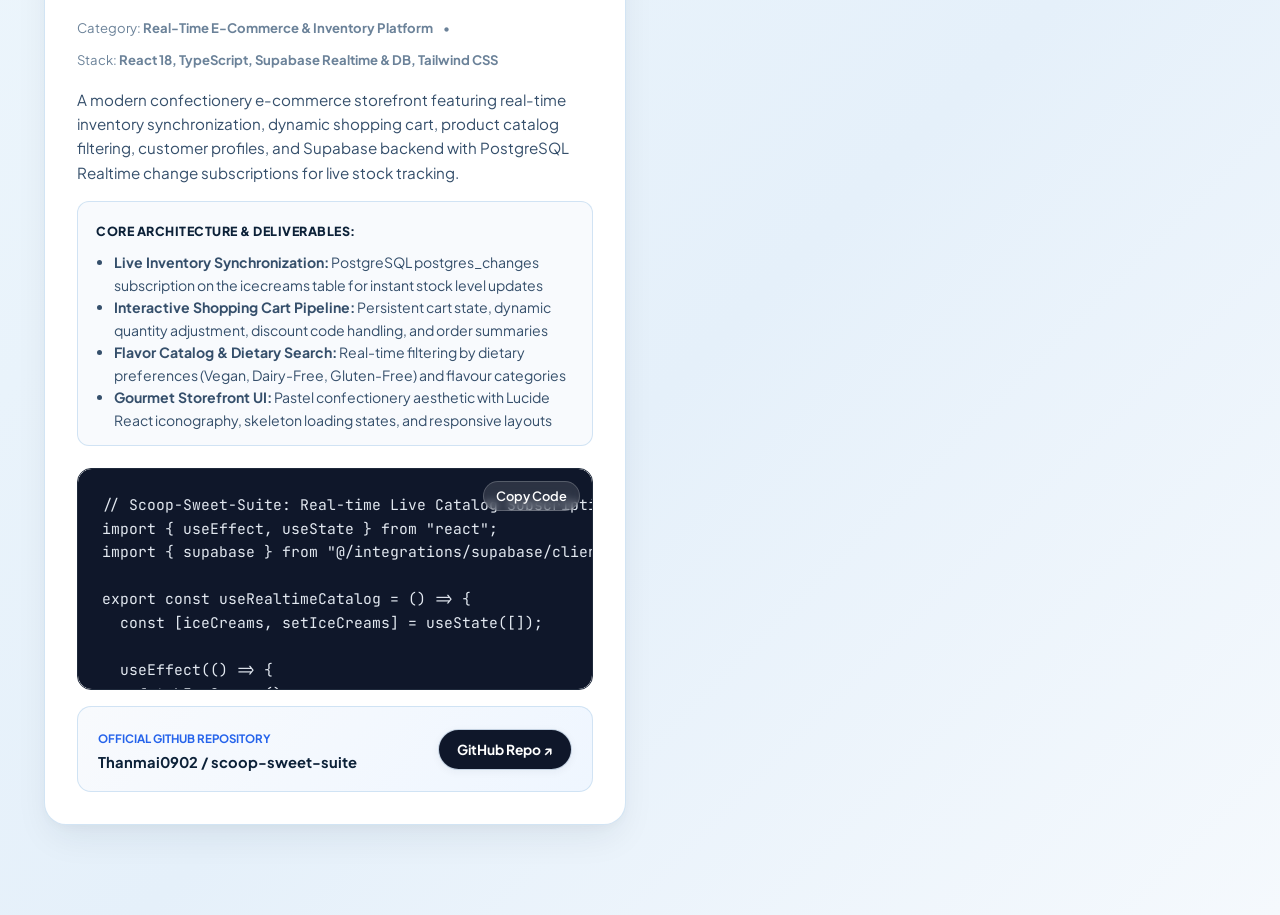
<file: projects.html>
<!DOCTYPE html>
<html lang="en">
<head>
    <meta charset="UTF-8">
    <meta name="viewport" content="width=device-width, initial-scale=1.0">
    <title>Projects | Data Science Digital Library</title>
    <link rel="preconnect" href="https://fonts.googleapis.com">
    <link rel="preconnect" href="https://fonts.gstatic.com" crossorigin>
    <link href="https://fonts.googleapis.com/css2?family=Playfair+Display:ital,wght@0,500;0,600;0,700;0,800;1,600&family=Plus+Jakarta+Sans:wght@400;500;600;700;800&family=JetBrains+Mono:wght@400;500;600&display=swap" rel="stylesheet">
    <link rel="stylesheet" href="css/style.css">
    <style>
        .projects-grid {
            display: grid;
            grid-template-columns: repeat(auto-fit, minmax(460px, 1fr));
            gap: 28px;
            margin-top: 24px;
        }
        .project-card {
            background: #FFFFFF;
            border-radius: var(--radius-card);
            border: 1.5px solid var(--card-border);
            box-shadow: var(--card-shadow);
            padding: 32px;
            display: flex;
            flex-direction: column;
            gap: 16px;
            transition: transform 0.25s, box-shadow 0.25s;
            position: relative;
        }
        .project-card:hover {
            transform: translateY(-3px);
            box-shadow: var(--card-shadow-hover);
            border-color: rgba(37,99,235,0.4);
        }
        .project-badge {
            font-size: 0.74rem;
            font-weight: 700;
            letter-spacing: 0.8px;
            text-transform: uppercase;
            color: var(--gamma-blue);
            background: #EFF6FF;
            padding: 3px 10px;
            border-radius: var(--radius-pill);
            display: inline-flex;
            align-items: center;
            gap: 5px;
            width: fit-content;
        }
        .project-title {
            font-family: 'Playfair Display', serif;
            font-size: 1.55rem;
            color: var(--gamma-navy);
            margin: 4px 0 0;
            line-height: 1.35;
        }
        .project-meta-row {
            display: flex;
            align-items: center;
            flex-wrap: wrap;
            gap: 10px;
            font-size: 0.82rem;
            color: var(--gamma-muted);
        }
        .project-repo-box {
            background: linear-gradient(135deg, #F8FAFD 0%, #EFF6FF 100%);
            border: 1px solid var(--card-border);
            border-radius: 14px;
            padding: 16px 20px;
            margin-top: auto;
            display: flex;
            justify-content: space-between;
            align-items: center;
            flex-wrap: wrap;
            gap: 12px;
        }
        @media (max-width: 640px) {
            .projects-grid {
                grid-template-columns: 1fr;
            }
            .project-card {
                padding: 24px 20px;
            }
        }
    </style>
</head>
<body>

    <!-- Dreamy Gamma Floating Clouds -->
    <img src="assets/gamma_cloud_top.svg" class="gamma-cloud-top" alt="Cloud">
    <img src="assets/gamma_cloud_bottom.svg" class="gamma-cloud-bottom" alt="Cloud">

    <!-- Gamma Header -->
    <header>
        <div class="container header-content">
            <div class="header-left">
                <a href="index.html" class="gamma-brand" style="display: flex; align-items: center; gap: 12px; text-decoration: none;">
                    <img src="assets/mbu_logo.png" alt="MBU Logo" class="header-logo config-mbu-logo" style="height: 38px; width: auto; object-fit: contain;">
                    <span style="font-family: 'Plus Jakarta Sans', sans-serif; font-weight: 800; font-size: 1.05rem; letter-spacing: 0.5px; color: var(--gamma-navy); text-transform: uppercase;">DATA SCIENCE DIGITAL LIBRARY</span>
                </a>
            </div>
            <div class="header-right">
                <nav>
                    <a href="index.html" class="nav-pill">Profile</a>
                    <a href="tools.html" class="nav-pill">Tools</a>
                    <a href="modules.html" class="nav-pill">Modules</a>
                    <a href="experiments.html" class="nav-pill">Experiments</a>
                    <a href="projects.html" class="nav-pill active">Projects</a>
                </nav>
            </div>
        </div>
    </header>

    <div class="container" style="padding-top: 48px; padding-bottom: 90px;">
        <!-- Header Banner -->
        <div style="margin-bottom: 36px; text-align: left;">
            <span class="gamma-badge">✦ FEATURED PROJECT SHOWCASE</span>
            <h1 style="font-size: 2.8rem; margin: 12px 0 8px;">Featured Projects <span class="sparkle-icon">✦</span></h1>
            <p style="color: var(--gamma-body); max-width: 780px; font-size: 1.05rem; line-height: 1.6;">
                Explore production-grade full-stack web applications and AI-integrated systems built by <strong>S. Thanmai</strong>. Each project demonstrates modern frontend engineering, real-time database synchronization via Supabase, interactive user interfaces, and cloud-ready architectures.
            </p>

            <!-- Quick Links Bar -->
            <div style="margin-top: 18px; display: inline-flex; align-items: center; gap: 10px; background: rgba(255,255,255,0.85); border: 1.5px solid var(--card-border); padding: 10px 18px; border-radius: var(--radius-pill); box-shadow: var(--shadow-sm); flex-wrap: wrap;">
                <span style="font-size: 0.82rem; font-weight: 700; color: var(--gamma-navy);">🚀 Quick Repositories:</span>
                <a href="https://github.com/Thanmai0902/cine-ai-scene" target="_blank" style="color: var(--gamma-blue); font-weight: 700; text-decoration: none; font-size: 0.84rem; display: inline-flex; align-items: center; gap: 4px;">
                    cine-ai-scene ↗
                </a>
                <span style="color: var(--gamma-muted);">•</span>
                <a href="https://github.com/Thanmai0902/cine-genius-booking" target="_blank" style="color: var(--gamma-blue); font-weight: 700; text-decoration: none; font-size: 0.84rem; display: inline-flex; align-items: center; gap: 4px;">
                    cine-genius-booking ↗
                </a>
                <span style="color: var(--gamma-muted);">•</span>
                <a href="https://github.com/Thanmai0902/scoop-sweet-suite" target="_blank" style="color: var(--gamma-blue); font-weight: 700; text-decoration: none; font-size: 0.84rem; display: inline-flex; align-items: center; gap: 4px;">
                    scoop-sweet-suite ↗
                </a>
            </div>
        </div>

        <!-- Projects Grid -->
        <div class="projects-grid">

            <!-- PROJECT 1: CINE-AI-SCENE -->
            <article class="project-card">
                <div style="display: flex; justify-content: space-between; align-items: flex-start; flex-wrap: wrap; gap: 8px;">
                    <span class="project-badge">🎬 AI CINEMA &amp; SEAT RESERVATION</span>
                    <span style="font-size: 0.78rem; font-weight: 700; color: var(--gamma-muted);">Full-Stack AI Project</span>
                </div>

                <h3 class="project-title">Cine-AI-Scene: Intelligent Cinema &amp; Real-Time Seat Reservation</h3>

                <div class="project-meta-row">
                    <span>Category: <strong>AI &amp; Real-Time Web Application</strong></span>
                    <span>•</span>
                    <span>Stack: <strong>React 18, TypeScript, Vite, Supabase Realtime, Tailwind CSS</strong></span>
                </div>

                <p style="font-size: 0.95rem; color: var(--gamma-body); line-height: 1.6;">
                    An AI-powered cinema discovery and interactive seat reservation platform. Features intelligent AI movie hooks and audience sentiment summaries, dynamic theater screening schedules, and a real-time reactive seating matrix with row pricing tiers powered by Supabase PostgreSQL Realtime channels.
                </p>

                <!-- Key Capabilities -->
                <div style="background: #F8FAFD; border: 1px solid var(--card-border); border-radius: 12px; padding: 14px 18px;">
                    <span style="font-size: 0.78rem; font-weight: 800; color: var(--gamma-navy); text-transform: uppercase; letter-spacing: 0.5px;">Core Architecture &amp; Deliverables:</span>
                    <ul style="margin: 8px 0 0 18px; font-size: 0.88rem; color: var(--gamma-body); line-height: 1.6;">
                        <li><strong>AI Movie Hooks &amp; Recommendations:</strong> Generative AI storylines and predictive viewer-fit ratings for featured releases</li>
                        <li><strong>Real-Time Seat Booking Engine:</strong> Interactive seat layout (VIP, Premium, Standard) with real-time selection and pricing</li>
                        <li><strong>PostgreSQL Realtime Subscriptions:</strong> Instant concurrency locks via <code>supabase.channel('seats-{screeningId}')</code> to prevent double booking</li>
                        <li><strong>Modern Frontend Stack:</strong> Built with Vite, React 18, TypeScript, Tailwind CSS, shadcn/ui, and TanStack React Query</li>
                    </ul>
                </div>

                <!-- Code Block -->
                <div class="code-block-container" style="margin-top: 6px;">
                    <button class="copy-btn" onclick="navigator.clipboard.writeText(document.getElementById('code-proj1').innerText)">Copy Code</button>
                    <pre class="code-block" id="code-proj1" style="max-height: 220px;">// Cine-AI-Scene: Real-time Seat Subscription with Supabase Channels
import { useEffect } from "react";
import { supabase } from "@/integrations/supabase/client";
import { useQueryClient } from "@tanstack/react-query";

export const useRealtimeSeatSync = (screeningId: string) => {
  const queryClient = useQueryClient();

  useEffect(() => {
    if (!screeningId) return;

    // Listen to real-time seat reservation changes across clients
    const channel = supabase
      .channel(`seats-${screeningId}`)
      .on(
        'postgres_changes',
        {
          event: '*',
          schema: 'public',
          table: 'seats',
          filter: `screening_id=eq.${screeningId}`
        },
        () => {
          // Invalidate cache and update seat grid instantly
          queryClient.invalidateQueries({ queryKey: ["seats", screeningId] });
        }
      )
      .subscribe();

    return () => {
      supabase.removeChannel(channel);
    };
  }, [screeningId, queryClient]);
};</pre>
                </div>

                <!-- Repository Box -->
                <div class="project-repo-box">
                    <div>
                        <span style="font-size: 0.72rem; font-weight: 700; color: var(--gamma-blue); text-transform: uppercase;">Official GitHub Repository</span>
                        <div style="font-size: 0.92rem; font-weight: 700; color: var(--gamma-navy);">Thanmai0902 / cine-ai-scene</div>
                    </div>
                    <a href="https://github.com/Thanmai0902/cine-ai-scene" target="_blank" class="gamma-pill-btn" style="background: #0F172A; color: #FFFFFF; font-weight: 700;">
                        GitHub Repo ↗
                    </a>
                </div>
            </article>

            <!-- PROJECT 2: CINE-GENIUS-BOOKING -->
            <article class="project-card">
                <div style="display: flex; justify-content: space-between; align-items: flex-start; flex-wrap: wrap; gap: 8px;">
                    <span class="project-badge" style="background: #FEF3C7; color: #D97706;">🎟️ MULTIPLEX TICKETING SUITE</span>
                    <span style="font-size: 0.78rem; font-weight: 700; color: var(--gamma-muted);">Full-Stack Web App</span>
                </div>

                <h3 class="project-title">Cine-Genius-Booking: Next-Gen Cinema Ticketing Platform</h3>

                <div class="project-meta-row">
                    <span>Category: <strong>E-Commerce &amp; Theater Ticketing</strong></span>
                    <span>•</span>
                    <span>Stack: <strong>React 18, TypeScript, Supabase Auth, PostgreSQL, Tailwind CSS</strong></span>
                </div>

                <p style="font-size: 0.95rem; color: var(--gamma-body); line-height: 1.6;">
                    A comprehensive end-to-end movie ticket booking platform built with React and Supabase. Delivers rich movie discovery, trailer playback, authentication, real-time ticket confirmation, dynamic date and showtime selection across multiple theaters, and user booking history tracking.
                </p>

                <!-- Key Capabilities -->
                <div style="background: #F8FAFD; border: 1px solid var(--card-border); border-radius: 12px; padding: 14px 18px;">
                    <span style="font-size: 0.78rem; font-weight: 800; color: var(--gamma-navy); text-transform: uppercase; letter-spacing: 0.5px;">Core Architecture &amp; Deliverables:</span>
                    <ul style="margin: 8px 0 0 18px; font-size: 0.88rem; color: var(--gamma-body); line-height: 1.6;">
                        <li><strong>Supabase Authentication &amp; Profiles:</strong> Secure user login, session management, and reservation history with Row Level Security (RLS)</li>
                        <li><strong>Curated Film Catalog:</strong> Browse trending releases, genre filtering (Action, Sci-Fi, Drama), runtimes, and MPAA ratings</li>
                        <li><strong>Multi-Theater Showtime Scheduler:</strong> Filter upcoming screenings by date, theater venue, screen format (IMAX/3D), and language</li>
                        <li><strong>Cinematic Dark-Mode Aesthetics:</strong> Crimson and gold accent lighting, responsive card grids, and Sonner notifications</li>
                    </ul>
                </div>

                <!-- Code Block -->
                <div class="code-block-container" style="margin-top: 6px;">
                    <button class="copy-btn" onclick="navigator.clipboard.writeText(document.getElementById('code-proj2').innerText)">Copy Code</button>
                    <pre class="code-block" id="code-proj2" style="max-height: 220px;">// Cine-Genius-Booking: Screening Dispatcher & Theaters Query
import { useQuery } from "@tanstack/react-query";
import { supabase } from "@/integrations/supabase/client";
import type { Movie, Screening } from "@/types/database";

export const useUpcomingScreenings = (movieId: string) => {
  return useQuery<Screening[]>({
    queryKey: ['screenings', movieId],
    queryFn: async () => {
      const today = new Date().toISOString().split('T')[0];
      const { data, error } = await supabase
        .from('screenings')
        .select('*, theatres(*)')
        .eq('movie_id', movieId)
        .gte('show_date', today)
        .order('show_date', { ascending: true })
        .order('show_time', { ascending: true })
        .limit(10);
        
      if (error) throw error;
      return data as Screening[];
    },
  });
};</pre>
                </div>

                <!-- Repository Box -->
                <div class="project-repo-box">
                    <div>
                        <span style="font-size: 0.72rem; font-weight: 700; color: var(--gamma-blue); text-transform: uppercase;">Official GitHub Repository</span>
                        <div style="font-size: 0.92rem; font-weight: 700; color: var(--gamma-navy);">Thanmai0902 / cine-genius-booking</div>
                    </div>
                    <a href="https://github.com/Thanmai0902/cine-genius-booking" target="_blank" class="gamma-pill-btn" style="background: #0F172A; color: #FFFFFF; font-weight: 700;">
                        GitHub Repo ↗
                    </a>
                </div>
            </article>

            <!-- PROJECT 3: SCOOP-SWEET-SUITE -->
            <article class="project-card">
                <div style="display: flex; justify-content: space-between; align-items: flex-start; flex-wrap: wrap; gap: 8px;">
                    <span class="project-badge" style="background: #FEE2E2; color: #DC2626;">🍨 REALTIME E-COMMERCE SUITE</span>
                    <span style="font-size: 0.78rem; font-weight: 700; color: var(--gamma-muted);">Full-Stack Storefront</span>
                </div>

                <h3 class="project-title">Scoop-Sweet-Suite: Artisanal Gourmet Ice Cream &amp; Confectionery Store</h3>

                <div class="project-meta-row">
                    <span>Category: <strong>Real-Time E-Commerce &amp; Inventory Platform</strong></span>
                    <span>•</span>
                    <span>Stack: <strong>React 18, TypeScript, Supabase Realtime &amp; DB, Tailwind CSS</strong></span>
                </div>

                <p style="font-size: 0.95rem; color: var(--gamma-body); line-height: 1.6;">
                    A modern confectionery e-commerce storefront featuring real-time inventory synchronization, dynamic shopping cart, product catalog filtering, customer profiles, and Supabase backend with PostgreSQL Realtime change subscriptions for live stock tracking.
                </p>

                <!-- Key Capabilities -->
                <div style="background: #F8FAFD; border: 1px solid var(--card-border); border-radius: 12px; padding: 14px 18px;">
                    <span style="font-size: 0.78rem; font-weight: 800; color: var(--gamma-navy); text-transform: uppercase; letter-spacing: 0.5px;">Core Architecture &amp; Deliverables:</span>
                    <ul style="margin: 8px 0 0 18px; font-size: 0.88rem; color: var(--gamma-body); line-height: 1.6;">
                        <li><strong>Live Inventory Synchronization:</strong> PostgreSQL <code>postgres_changes</code> subscription on the <code>icecreams</code> table for instant stock level updates</li>
                        <li><strong>Interactive Shopping Cart Pipeline:</strong> Persistent cart state, dynamic quantity adjustment, discount code handling, and order summaries</li>
                        <li><strong>Flavor Catalog &amp; Dietary Search:</strong> Real-time filtering by dietary preferences (Vegan, Dairy-Free, Gluten-Free) and flavour categories</li>
                        <li><strong>Gourmet Storefront UI:</strong> Pastel confectionery aesthetic with Lucide React iconography, skeleton loading states, and responsive layouts</li>
                    </ul>
                </div>

                <!-- Code Block -->
                <div class="code-block-container" style="margin-top: 6px;">
                    <button class="copy-btn" onclick="navigator.clipboard.writeText(document.getElementById('code-proj3').innerText)">Copy Code</button>
                    <pre class="code-block" id="code-proj3" style="max-height: 220px;">// Scoop-Sweet-Suite: Real-time Live Catalog Subscription
import { useEffect, useState } from "react";
import { supabase } from "@/integrations/supabase/client";

export const useRealtimeCatalog = () => {
  const [iceCreams, setIceCreams] = useState([]);

  useEffect(() => {
    fetchIceCreams();

    // Subscribe to database changes to reflect live stock levels
    const channel = supabase
      .channel("icecreams-catalog-sync")
      .on(
        "postgres_changes",
        { event: "*", schema: "public", table: "icecreams" },
        () => {
          // Re-fetch automatically when inventory or stock updates
          fetchIceCreams();
        }
      )
      .subscribe();

    return () => {
      supabase.removeChannel(channel);
    };
  }, []);

  const fetchIceCreams = async () => {
    const { data } = await supabase.from("icecreams").select("*").order("name");
    if (data) setIceCreams(data);
  };

  return { iceCreams };
};</pre>
                </div>

                <!-- Repository Box -->
                <div class="project-repo-box">
                    <div>
                        <span style="font-size: 0.72rem; font-weight: 700; color: var(--gamma-blue); text-transform: uppercase;">Official GitHub Repository</span>
                        <div style="font-size: 0.92rem; font-weight: 700; color: var(--gamma-navy);">Thanmai0902 / scoop-sweet-suite</div>
                    </div>
                    <a href="https://github.com/Thanmai0902/scoop-sweet-suite" target="_blank" class="gamma-pill-btn" style="background: #0F172A; color: #FFFFFF; font-weight: 700;">
                        GitHub Repo ↗
                    </a>
                </div>
            </article>

        </div>
    </div>

    <!-- Scripts -->
    <script src="js/config.js"></script>
    <script src="js/main.js"></script>
</body>
</html>
</file>
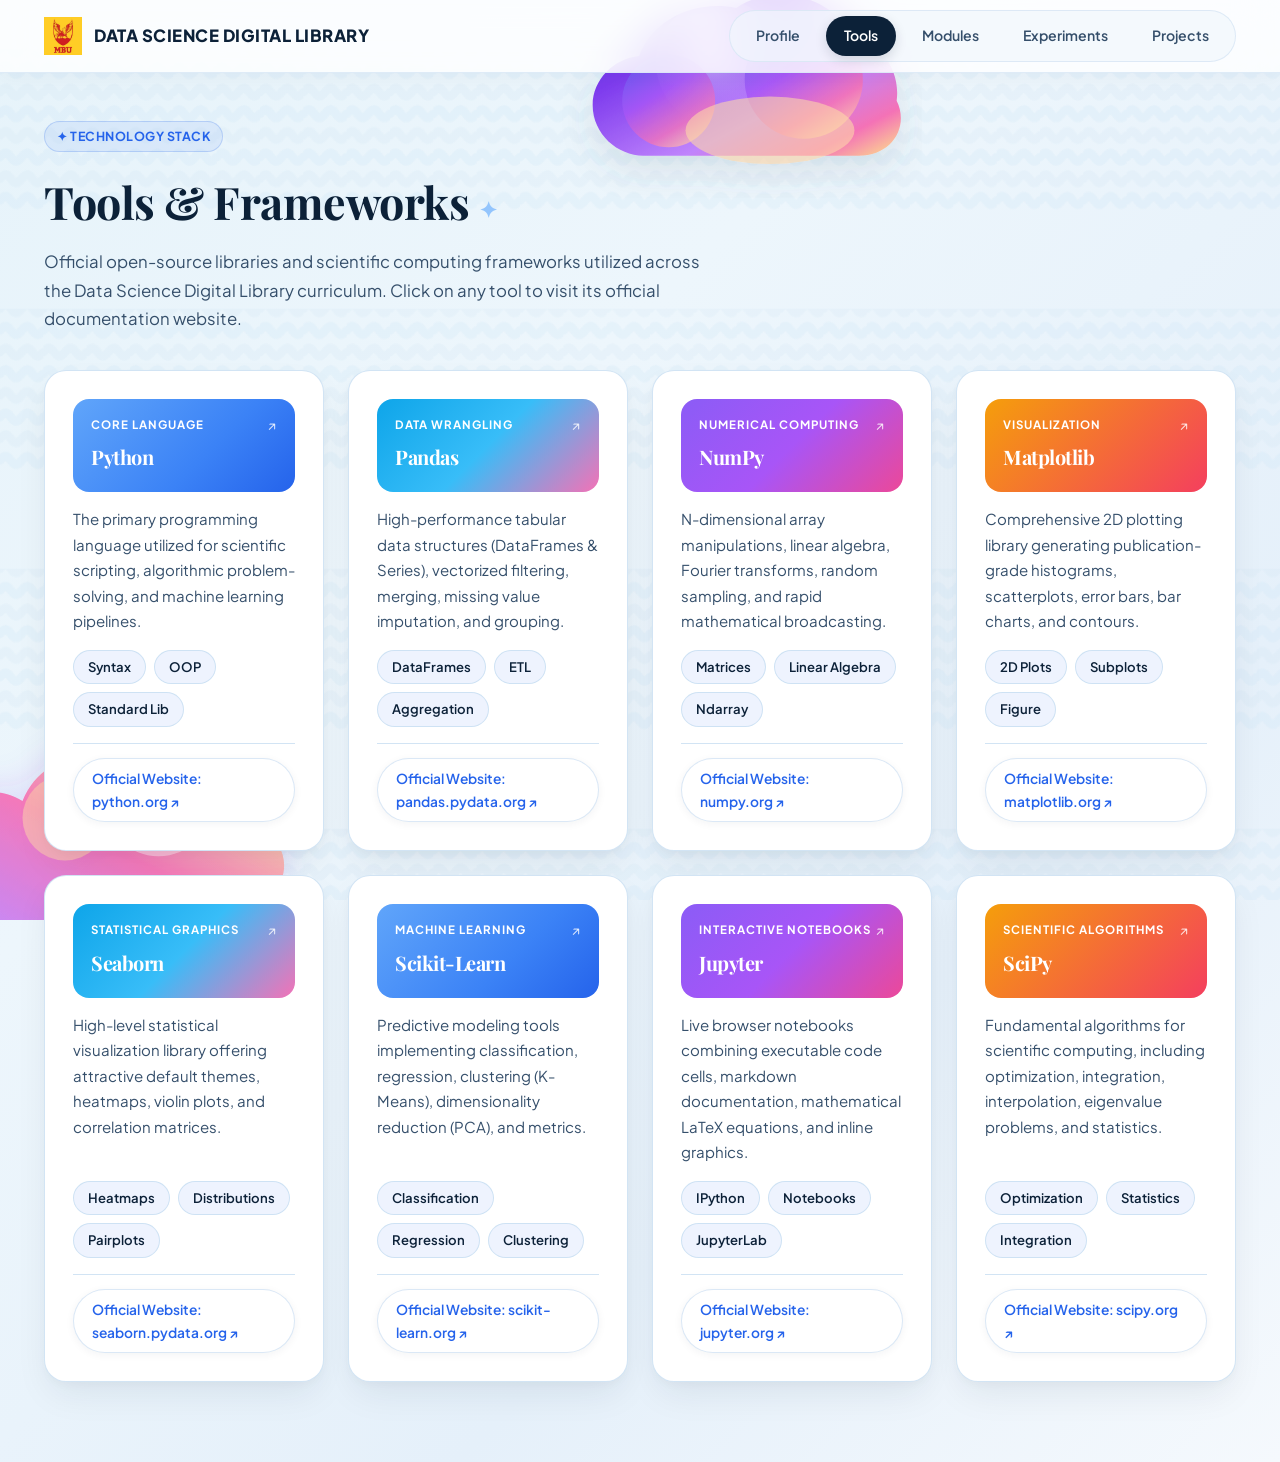
<file: tools.html>
<!DOCTYPE html>
<html lang="en">
<head>
    <meta charset="UTF-8">
    <meta name="viewport" content="width=device-width, initial-scale=1.0">
    <title>Tools & Technologies | Data Science Digital Library</title>
    <link rel="preconnect" href="https://fonts.googleapis.com">
    <link rel="preconnect" href="https://fonts.gstatic.com" crossorigin>
    <link href="https://fonts.googleapis.com/css2?family=Playfair+Display:ital,wght@0,500;0,600;0,700;0,800;1,600&family=Plus+Jakarta+Sans:wght@400;500;600;700;800&family=JetBrains+Mono:wght@400;500;600&display=swap" rel="stylesheet">
    <link rel="stylesheet" href="css/style.css">
</head>
<body>

    <!-- Dreamy Gamma Floating Clouds -->
    <img src="assets/gamma_cloud_top.svg" class="gamma-cloud-top" alt="Cloud">
    <img src="assets/gamma_cloud_bottom.svg" class="gamma-cloud-bottom" alt="Cloud">

    <!-- Header with MBU Logo & Navigation -->
    <header>
        <div class="container header-content">
            <div class="header-left">
                <a href="index.html" class="gamma-brand" style="display: flex; align-items: center; gap: 12px; text-decoration: none;">
                    <img src="assets/mbu_logo.png" alt="MBU Logo" class="header-logo config-mbu-logo" style="height: 38px; width: auto; object-fit: contain;">
                    <span style="font-family: 'Plus Jakarta Sans', sans-serif; font-weight: 800; font-size: 1.05rem; letter-spacing: 0.5px; color: var(--gamma-navy); text-transform: uppercase;">DATA SCIENCE DIGITAL LIBRARY</span>
                </a>
            </div>
            <div class="header-right">
                <nav>
                    <a href="index.html" class="nav-pill">Profile</a>
                    <a href="tools.html" class="nav-pill active">Tools</a>
                    <a href="modules.html" class="nav-pill">Modules</a>
                    <a href="experiments.html" class="nav-pill">Experiments</a>
                    <a href="projects.html" class="nav-pill">Projects</a>
                </nav>
            </div>
        </div>
    </header>

    <div class="container" style="padding-top: 48px; padding-bottom: 80px;">
        <!-- Header Banner -->
        <div style="margin-bottom: 36px; text-align: left;">
            <span class="gamma-badge">✦ TECHNOLOGY STACK</span>
            <h1 style="font-size: 2.8rem; margin: 12px 0 8px;">Tools &amp; Frameworks <span class="sparkle-icon">✦</span></h1>
            <p style="color: var(--gamma-body); max-width: 680px; font-size: 1.05rem;">
                Official open-source libraries and scientific computing frameworks utilized across the Data Science Digital Library curriculum. Click on any tool to visit its official documentation website.
            </p>
        </div>

        <!-- Tool Cards Grid with Official Website Links -->
        <div style="display: grid; grid-template-columns: repeat(auto-fill, minmax(280px, 1fr)); gap: 24px;">
            
            <!-- Python -->
            <div class="gamma-card" style="display: flex; flex-direction: column;">
                <a href="https://www.python.org/" target="_blank" rel="noopener noreferrer" style="text-decoration: none; color: inherit;">
                    <div class="gamma-slide-header sky-theme" style="padding: 14px 18px; margin-bottom: 14px; cursor: pointer;">
                        <div style="display: flex; justify-content: space-between; align-items: center;">
                            <span style="font-size: 0.72rem; letter-spacing: 1px; font-weight: 700; text-transform: uppercase;">Core Language</span>
                            <span style="font-size: 0.85rem; opacity: 0.85;">↗</span>
                        </div>
                        <h3 style="font-size: 1.25rem; margin-top: 4px;">Python</h3>
                    </div>
                </a>
                <p style="color: var(--gamma-body); font-size: 0.94rem; margin-bottom: 16px; flex-grow: 1;">
                    The primary programming language utilized for scientific scripting, algorithmic problem-solving, and machine learning pipelines.
                </p>
                <div style="display: flex; gap: 8px; margin-bottom: 16px; flex-wrap: wrap;">
                    <span class="tech-tag">Syntax</span>
                    <span class="tech-tag">OOP</span>
                    <span class="tech-tag">Standard Lib</span>
                </div>
                <div style="margin-top: auto; border-top: 1px solid var(--card-border); padding-top: 14px;">
                    <a href="https://www.python.org/" target="_blank" rel="noopener noreferrer" class="gamma-pill-btn" style="width: 100%; justify-content: center; color: var(--gamma-blue);">
                        Official Website: python.org ↗
                    </a>
                </div>
            </div>

            <!-- Pandas -->
            <div class="gamma-card" style="display: flex; flex-direction: column;">
                <a href="https://pandas.pydata.org/" target="_blank" rel="noopener noreferrer" style="text-decoration: none; color: inherit;">
                    <div class="gamma-slide-header coral-theme" style="padding: 14px 18px; margin-bottom: 14px; cursor: pointer;">
                        <div style="display: flex; justify-content: space-between; align-items: center;">
                            <span style="font-size: 0.72rem; letter-spacing: 1px; font-weight: 700; text-transform: uppercase;">Data Wrangling</span>
                            <span style="font-size: 0.85rem; opacity: 0.85;">↗</span>
                        </div>
                        <h3 style="font-size: 1.25rem; margin-top: 4px;">Pandas</h3>
                    </div>
                </a>
                <p style="color: var(--gamma-body); font-size: 0.94rem; margin-bottom: 16px; flex-grow: 1;">
                    High-performance tabular data structures (DataFrames &amp; Series), vectorized filtering, merging, missing value imputation, and grouping.
                </p>
                <div style="display: flex; gap: 8px; margin-bottom: 16px; flex-wrap: wrap;">
                    <span class="tech-tag">DataFrames</span>
                    <span class="tech-tag">ETL</span>
                    <span class="tech-tag">Aggregation</span>
                </div>
                <div style="margin-top: auto; border-top: 1px solid var(--card-border); padding-top: 14px;">
                    <a href="https://pandas.pydata.org/" target="_blank" rel="noopener noreferrer" class="gamma-pill-btn" style="width: 100%; justify-content: center; color: var(--gamma-blue);">
                        Official Website: pandas.pydata.org ↗
                    </a>
                </div>
            </div>

            <!-- NumPy -->
            <div class="gamma-card" style="display: flex; flex-direction: column;">
                <a href="https://numpy.org/" target="_blank" rel="noopener noreferrer" style="text-decoration: none; color: inherit;">
                    <div class="gamma-slide-header purple-theme" style="padding: 14px 18px; margin-bottom: 14px; cursor: pointer;">
                        <div style="display: flex; justify-content: space-between; align-items: center;">
                            <span style="font-size: 0.72rem; letter-spacing: 1px; font-weight: 700; text-transform: uppercase;">Numerical Computing</span>
                            <span style="font-size: 0.85rem; opacity: 0.85;">↗</span>
                        </div>
                        <h3 style="font-size: 1.25rem; margin-top: 4px;">NumPy</h3>
                    </div>
                </a>
                <p style="color: var(--gamma-body); font-size: 0.94rem; margin-bottom: 16px; flex-grow: 1;">
                    N-dimensional array manipulations, linear algebra, Fourier transforms, random sampling, and rapid mathematical broadcasting.
                </p>
                <div style="display: flex; gap: 8px; margin-bottom: 16px; flex-wrap: wrap;">
                    <span class="tech-tag">Matrices</span>
                    <span class="tech-tag">Linear Algebra</span>
                    <span class="tech-tag">Ndarray</span>
                </div>
                <div style="margin-top: auto; border-top: 1px solid var(--card-border); padding-top: 14px;">
                    <a href="https://numpy.org/" target="_blank" rel="noopener noreferrer" class="gamma-pill-btn" style="width: 100%; justify-content: center; color: var(--gamma-blue);">
                        Official Website: numpy.org ↗
                    </a>
                </div>
            </div>

            <!-- Matplotlib -->
            <div class="gamma-card" style="display: flex; flex-direction: column;">
                <a href="https://matplotlib.org/" target="_blank" rel="noopener noreferrer" style="text-decoration: none; color: inherit;">
                    <div class="gamma-slide-header sunset-theme" style="padding: 14px 18px; margin-bottom: 14px; cursor: pointer;">
                        <div style="display: flex; justify-content: space-between; align-items: center;">
                            <span style="font-size: 0.72rem; letter-spacing: 1px; font-weight: 700; text-transform: uppercase;">Visualization</span>
                            <span style="font-size: 0.85rem; opacity: 0.85;">↗</span>
                        </div>
                        <h3 style="font-size: 1.25rem; margin-top: 4px;">Matplotlib</h3>
                    </div>
                </a>
                <p style="color: var(--gamma-body); font-size: 0.94rem; margin-bottom: 16px; flex-grow: 1;">
                    Comprehensive 2D plotting library generating publication-grade histograms, scatterplots, error bars, bar charts, and contours.
                </p>
                <div style="display: flex; gap: 8px; margin-bottom: 16px; flex-wrap: wrap;">
                    <span class="tech-tag">2D Plots</span>
                    <span class="tech-tag">Subplots</span>
                    <span class="tech-tag">Figure</span>
                </div>
                <div style="margin-top: auto; border-top: 1px solid var(--card-border); padding-top: 14px;">
                    <a href="https://matplotlib.org/" target="_blank" rel="noopener noreferrer" class="gamma-pill-btn" style="width: 100%; justify-content: center; color: var(--gamma-blue);">
                        Official Website: matplotlib.org ↗
                    </a>
                </div>
            </div>

            <!-- Seaborn -->
            <div class="gamma-card" style="display: flex; flex-direction: column;">
                <a href="https://seaborn.pydata.org/" target="_blank" rel="noopener noreferrer" style="text-decoration: none; color: inherit;">
                    <div class="gamma-slide-header coral-theme" style="padding: 14px 18px; margin-bottom: 14px; cursor: pointer;">
                        <div style="display: flex; justify-content: space-between; align-items: center;">
                            <span style="font-size: 0.72rem; letter-spacing: 1px; font-weight: 700; text-transform: uppercase;">Statistical Graphics</span>
                            <span style="font-size: 0.85rem; opacity: 0.85;">↗</span>
                        </div>
                        <h3 style="font-size: 1.25rem; margin-top: 4px;">Seaborn</h3>
                    </div>
                </a>
                <p style="color: var(--gamma-body); font-size: 0.94rem; margin-bottom: 16px; flex-grow: 1;">
                    High-level statistical visualization library offering attractive default themes, heatmaps, violin plots, and correlation matrices.
                </p>
                <div style="display: flex; gap: 8px; margin-bottom: 16px; flex-wrap: wrap;">
                    <span class="tech-tag">Heatmaps</span>
                    <span class="tech-tag">Distributions</span>
                    <span class="tech-tag">Pairplots</span>
                </div>
                <div style="margin-top: auto; border-top: 1px solid var(--card-border); padding-top: 14px;">
                    <a href="https://seaborn.pydata.org/" target="_blank" rel="noopener noreferrer" class="gamma-pill-btn" style="width: 100%; justify-content: center; color: var(--gamma-blue);">
                        Official Website: seaborn.pydata.org ↗
                    </a>
                </div>
            </div>

            <!-- Scikit-Learn -->
            <div class="gamma-card" style="display: flex; flex-direction: column;">
                <a href="https://scikit-learn.org/" target="_blank" rel="noopener noreferrer" style="text-decoration: none; color: inherit;">
                    <div class="gamma-slide-header sky-theme" style="padding: 14px 18px; margin-bottom: 14px; cursor: pointer;">
                        <div style="display: flex; justify-content: space-between; align-items: center;">
                            <span style="font-size: 0.72rem; letter-spacing: 1px; font-weight: 700; text-transform: uppercase;">Machine Learning</span>
                            <span style="font-size: 0.85rem; opacity: 0.85;">↗</span>
                        </div>
                        <h3 style="font-size: 1.25rem; margin-top: 4px;">Scikit-Learn</h3>
                    </div>
                </a>
                <p style="color: var(--gamma-body); font-size: 0.94rem; margin-bottom: 16px; flex-grow: 1;">
                    Predictive modeling tools implementing classification, regression, clustering (K-Means), dimensionality reduction (PCA), and metrics.
                </p>
                <div style="display: flex; gap: 8px; margin-bottom: 16px; flex-wrap: wrap;">
                    <span class="tech-tag">Classification</span>
                    <span class="tech-tag">Regression</span>
                    <span class="tech-tag">Clustering</span>
                </div>
                <div style="margin-top: auto; border-top: 1px solid var(--card-border); padding-top: 14px;">
                    <a href="https://scikit-learn.org/" target="_blank" rel="noopener noreferrer" class="gamma-pill-btn" style="width: 100%; justify-content: center; color: var(--gamma-blue);">
                        Official Website: scikit-learn.org ↗
                    </a>
                </div>
            </div>

            <!-- Jupyter -->
            <div class="gamma-card" style="display: flex; flex-direction: column;">
                <a href="https://jupyter.org/" target="_blank" rel="noopener noreferrer" style="text-decoration: none; color: inherit;">
                    <div class="gamma-slide-header purple-theme" style="padding: 14px 18px; margin-bottom: 14px; cursor: pointer;">
                        <div style="display: flex; justify-content: space-between; align-items: center;">
                            <span style="font-size: 0.72rem; letter-spacing: 1px; font-weight: 700; text-transform: uppercase;">Interactive Notebooks</span>
                            <span style="font-size: 0.85rem; opacity: 0.85;">↗</span>
                        </div>
                        <h3 style="font-size: 1.25rem; margin-top: 4px;">Jupyter</h3>
                    </div>
                </a>
                <p style="color: var(--gamma-body); font-size: 0.94rem; margin-bottom: 16px; flex-grow: 1;">
                    Live browser notebooks combining executable code cells, markdown documentation, mathematical LaTeX equations, and inline graphics.
                </p>
                <div style="display: flex; gap: 8px; margin-bottom: 16px; flex-wrap: wrap;">
                    <span class="tech-tag">IPython</span>
                    <span class="tech-tag">Notebooks</span>
                    <span class="tech-tag">JupyterLab</span>
                </div>
                <div style="margin-top: auto; border-top: 1px solid var(--card-border); padding-top: 14px;">
                    <a href="https://jupyter.org/" target="_blank" rel="noopener noreferrer" class="gamma-pill-btn" style="width: 100%; justify-content: center; color: var(--gamma-blue);">
                        Official Website: jupyter.org ↗
                    </a>
                </div>
            </div>

            <!-- SciPy -->
            <div class="gamma-card" style="display: flex; flex-direction: column;">
                <a href="https://scipy.org/" target="_blank" rel="noopener noreferrer" style="text-decoration: none; color: inherit;">
                    <div class="gamma-slide-header sunset-theme" style="padding: 14px 18px; margin-bottom: 14px; cursor: pointer;">
                        <div style="display: flex; justify-content: space-between; align-items: center;">
                            <span style="font-size: 0.72rem; letter-spacing: 1px; font-weight: 700; text-transform: uppercase;">Scientific Algorithms</span>
                            <span style="font-size: 0.85rem; opacity: 0.85;">↗</span>
                        </div>
                        <h3 style="font-size: 1.25rem; margin-top: 4px;">SciPy</h3>
                    </div>
                </a>
                <p style="color: var(--gamma-body); font-size: 0.94rem; margin-bottom: 16px; flex-grow: 1;">
                    Fundamental algorithms for scientific computing, including optimization, integration, interpolation, eigenvalue problems, and statistics.
                </p>
                <div style="display: flex; gap: 8px; margin-bottom: 16px; flex-wrap: wrap;">
                    <span class="tech-tag">Optimization</span>
                    <span class="tech-tag">Statistics</span>
                    <span class="tech-tag">Integration</span>
                </div>
                <div style="margin-top: auto; border-top: 1px solid var(--card-border); padding-top: 14px;">
                    <a href="https://scipy.org/" target="_blank" rel="noopener noreferrer" class="gamma-pill-btn" style="width: 100%; justify-content: center; color: var(--gamma-blue);">
                        Official Website: scipy.org ↗
                    </a>
                </div>
            </div>

        </div>
    </div>

    <!-- Scripts -->
    <script src="js/config.js"></script>
    <script src="js/experiments.js"></script>
    <script src="js/main.js"></script>
</body>
</html>
</file>
<file: css/style.css>
@import url('https://fonts.googleapis.com/css2?family=Playfair+Display:ital,wght@0,500;0,600;0,700;0,800;1,600&family=Plus+Jakarta+Sans:wght@400;500;600;700;800&family=JetBrains+Mono:wght@400;500;600&display=swap');

:root {
    /* Gamma Design System Colors */
    --gamma-navy: #0C2138;       /* Signature deep dark navy for titles */
    --gamma-navy-light: #1A385C;
    --gamma-body: #354F6B;       /* Smooth slate navy for body copy */
    --gamma-muted: #6B8299;      /* Muted secondary text */
    
    --gamma-sky-bg: #EBF5FB;     /* Pastel sky blue background */
    --gamma-sky-light: #F3F8FD;  /* Pale powder blue */
    
    --gamma-blue: #2563EB;       /* Vibrant Gamma blue accent */
    --gamma-cyan: #0EA5E9;       /* Vibrant cyan */
    --gamma-purple: #8B5CF6;     /* Pastel violet */
    --gamma-pink: #EC4899;       /* Dreamy coral pink */
    --gamma-peach: #FDBA74;      /* Soft peach */

    --card-bg: #FFFFFF;
    --card-border: rgba(203, 224, 243, 0.85);
    --card-shadow: 0 16px 36px -6px rgba(12, 33, 56, 0.08), 0 4px 12px rgba(12, 33, 56, 0.03);
    --card-shadow-hover: 0 24px 50px -10px rgba(12, 33, 56, 0.12), 0 8px 20px -4px rgba(12, 33, 56, 0.05);
    
    --radius-sm: 8px;
    --radius-md: 14px;
    --radius-card: 22px;
    --radius-pill: 9999px;

    /* Legacy support vars mapped to Gamma */
    --primary-color: #2563EB;
    --primary-hover: #1D4ED8;
    --accent-color: #0C2138;
    --bg-color: #EBF5FB;
    --text-main: #0C2138;
    --text-muted: #6B8299;
    --border-color: rgba(203, 224, 243, 0.85);
    --shadow-sm: 0 2px 6px rgba(12, 33, 56, 0.04);
    --shadow-md: var(--card-shadow);
    --shadow-lg: var(--card-shadow-hover);
    --radius: var(--radius-card);
}

* {
    margin: 0;
    padding: 0;
    box-sizing: border-box;
    font-family: 'Plus Jakarta Sans', -apple-system, BlinkMacSystemFont, "Segoe UI", Roboto, sans-serif;
}

html {
    scroll-behavior: smooth;
}

body {
    background-color: var(--gamma-sky-bg);
    background-image: linear-gradient(135deg, #E6F3FA 0%, #EDF6FC 35%, #E5F0FA 70%, #F5F9FD 100%);
    color: var(--gamma-body);
    line-height: 1.7;
    position: relative;
    min-height: 100vh;
    overflow-x: hidden;
}

/* Gamma Background Serpentine Waves Watermark */
body::before {
    content: "";
    position: fixed;
    top: 0;
    left: 0;
    width: 100vw;
    height: 100vh;
    z-index: -2;
    background-image: url('../assets/gamma_bg_waves.svg');
    background-repeat: repeat;
    background-size: 260px 260px;
    opacity: 0.65;
    pointer-events: none;
}

/* Floating Dreamy Gamma 3D Clouds (Fixed in corners) */
.gamma-cloud-top {
    position: fixed;
    top: -30px;
    right: 28%;
    width: 380px;
    max-width: 40vw;
    z-index: -1;
    pointer-events: none;
    animation: floatCloudTop 9s ease-in-out infinite alternate;
}

.gamma-cloud-bottom {
    position: fixed;
    bottom: -20px;
    left: -20px;
    width: 340px;
    max-width: 35vw;
    z-index: -1;
    pointer-events: none;
    animation: floatCloudBottom 11s ease-in-out infinite alternate-reverse;
}

@keyframes floatCloudTop {
    0% { transform: translateY(0px) rotate(0deg); }
    100% { transform: translateY(14px) rotate(1.5deg); }
}

@keyframes floatCloudBottom {
    0% { transform: translateY(0px) rotate(0deg); }
    100% { transform: translateY(-12px) rotate(-1deg); }
}

/* Container */
.container {
    max-width: 1240px;
    margin: 0 auto;
    padding: 0 24px;
}

/* Serif Display Typography (Gamma Style) */
h1, h2, h3, .serif-title {
    font-family: 'Playfair Display', Georgia, serif;
    color: var(--gamma-navy);
    font-weight: 700;
    letter-spacing: -0.5px;
}

/* Floating Sparkle Elements */
.sparkle-icon {
    display: inline-block;
    color: #93C5FD;
    font-size: 1.4rem;
    animation: sparklePulse 3s ease-in-out infinite alternate;
    vertical-align: middle;
}

@keyframes sparklePulse {
    0% { opacity: 0.7; transform: scale(0.95); }
    100% { opacity: 1; transform: scale(1.15) rotate(10deg); }
}

/* ==========================================================================
   NAVIGATION BAR (Frosted Glassmorphism + Pill Controls)
   ========================================================================== */
header {
    position: sticky;
    top: 0;
    background: rgba(255, 255, 255, 0.82);
    backdrop-filter: blur(20px);
    -webkit-backdrop-filter: blur(20px);
    border-bottom: 1px solid rgba(215, 230, 245, 0.8);
    z-index: 1000;
    box-shadow: 0 4px 20px rgba(12, 33, 56, 0.04);
}

.header-content {
    display: flex;
    justify-content: space-between;
    align-items: center;
    height: 72px;
}

.header-left {
    display: flex;
    align-items: center;
    gap: 12px;
}

.gamma-brand {
    display: flex;
    align-items: center;
    gap: 10px;
    text-decoration: none;
}

.gamma-logo-text {
    font-family: 'Plus Jakarta Sans', sans-serif;
    font-weight: 800;
    font-size: 1.35rem;
    letter-spacing: 2px;
    color: var(--gamma-navy);
    text-transform: uppercase;
}

.gamma-brand-divider {
    color: #93C5FD;
    font-size: 1.2rem;
    font-weight: 300;
}

.gamma-brand-subtitle {
    font-family: 'Plus Jakarta Sans', sans-serif;
    font-size: 0.85rem;
    font-weight: 700;
    letter-spacing: 1px;
    color: var(--gamma-blue);
    text-transform: uppercase;
}

.header-logo {
    height: 38px;
    width: auto;
    object-fit: contain;
}

.header-right nav {
    display: flex;
    align-items: center;
    gap: 8px;
    background: rgba(241, 247, 253, 0.7);
    padding: 5px 8px;
    border-radius: var(--radius-pill);
    border: 1px solid rgba(215, 230, 245, 0.8);
}

.nav-pill {
    text-decoration: none;
    color: var(--gamma-body);
    font-weight: 600;
    font-size: 0.88rem;
    padding: 8px 18px;
    border-radius: var(--radius-pill);
    transition: all 0.25s cubic-bezier(0.16, 1, 0.3, 1);
    display: flex;
    align-items: center;
    gap: 6px;
}

.nav-pill:hover {
    color: var(--gamma-navy);
    background: rgba(255, 255, 255, 0.9);
}

.nav-pill.active {
    background: var(--gamma-navy);
    color: #FFFFFF;
    box-shadow: 0 4px 12px rgba(12, 33, 56, 0.15);
}

/* ==========================================================================
   CARDS & PRESENTATION CANVASES (Gamma Style)
   ========================================================================== */
.card, .gamma-card {
    background-color: var(--card-bg);
    border-radius: var(--radius-card);
    border: 1px solid var(--card-border);
    padding: 28px;
    box-shadow: var(--card-shadow);
    transition: transform 0.3s cubic-bezier(0.16, 1, 0.3, 1), box-shadow 0.3s cubic-bezier(0.16, 1, 0.3, 1);
    position: relative;
    overflow: hidden;
}

.card:hover, .gamma-card:hover {
    transform: translateY(-4px);
    box-shadow: var(--card-shadow-hover);
}

/* Gamma Slide Header Ribbon (Gradient Banners inside cards) */
.gamma-slide-header {
    border-radius: 16px;
    padding: 20px 24px;
    margin-bottom: 20px;
    position: relative;
    overflow: hidden;
    color: #FFFFFF;
}

.gamma-slide-header.sky-theme {
    background: linear-gradient(135deg, #60A5FA 0%, #3B82F6 60%, #2563EB 100%);
}

.gamma-slide-header.coral-theme {
    background: linear-gradient(135deg, #0EA5E9 0%, #38BDF8 50%, #F472B6 100%);
}

.gamma-slide-header.purple-theme {
    background: linear-gradient(135deg, #8B5CF6 0%, #A855F7 50%, #EC4899 100%);
}

.gamma-slide-header.sunset-theme {
    background: linear-gradient(135deg, #F59E0B 0%, #F43F5E 100%);
}

.gamma-slide-header h3 {
    color: #FFFFFF;
    font-size: 1.4rem;
    margin-bottom: 4px;
}

.gamma-slide-header p {
    color: rgba(255, 255, 255, 0.9);
    font-size: 0.9rem;
}

/* Gamma Action Pills & Buttons */
.gamma-pill-btn {
    display: inline-flex;
    align-items: center;
    gap: 8px;
    background: #FFFFFF;
    color: var(--gamma-navy);
    border: 1px solid rgba(215, 230, 245, 0.9);
    padding: 8px 18px;
    border-radius: var(--radius-pill);
    font-size: 0.86rem;
    font-weight: 600;
    text-decoration: none;
    cursor: pointer;
    box-shadow: 0 2px 8px rgba(12, 33, 56, 0.05);
    transition: all 0.2s cubic-bezier(0.16, 1, 0.3, 1);
}

.gamma-pill-btn:hover {
    background: #F8FAFC;
    transform: translateY(-2px);
    box-shadow: 0 6px 16px rgba(12, 33, 56, 0.08);
    color: var(--gamma-blue);
}

.btn-primary, .gamma-btn-primary {
    background: linear-gradient(135deg, #2563EB 0%, #1D4ED8 100%);
    color: #FFFFFF;
    border: none;
    padding: 10px 22px;
    border-radius: var(--radius-pill);
    cursor: pointer;
    font-weight: 600;
    font-size: 0.92rem;
    transition: all 0.25s cubic-bezier(0.16, 1, 0.3, 1);
    text-decoration: none;
    display: inline-flex;
    align-items: center;
    gap: 8px;
    box-shadow: 0 4px 14px rgba(37, 99, 235, 0.3);
}

.btn-primary:hover, .gamma-btn-primary:hover {
    background: linear-gradient(135deg, #1D4ED8 0%, #1E40AF 100%);
    transform: translateY(-2px);
    box-shadow: 0 8px 20px rgba(37, 99, 235, 0.4);
    color: #FFFFFF;
}

.btn-outline {
    background: transparent;
    color: var(--gamma-blue);
    border: 1.5px solid var(--gamma-blue);
    padding: 8px 18px;
    border-radius: var(--radius-pill);
    cursor: pointer;
    font-weight: 600;
    font-size: 0.88rem;
    text-decoration: none;
    display: inline-flex;
    align-items: center;
    gap: 6px;
    transition: all 0.2s cubic-bezier(0.16, 1, 0.3, 1);
}

.btn-outline:hover {
    background: var(--gamma-blue);
    color: #FFFFFF;
    transform: translateY(-2px);
    box-shadow: 0 4px 12px rgba(37, 99, 235, 0.25);
}

/* Badge / Tag */
.gamma-badge {
    display: inline-flex;
    align-items: center;
    gap: 6px;
    background: rgba(37, 99, 235, 0.08);
    color: var(--gamma-blue);
    font-size: 0.78rem;
    font-weight: 700;
    letter-spacing: 0.5px;
    text-transform: uppercase;
    padding: 4px 12px;
    border-radius: var(--radius-pill);
    border: 1px solid rgba(37, 99, 235, 0.2);
}

.tech-tag {
    background-color: rgba(37, 99, 235, 0.08);
    color: var(--gamma-navy);
    padding: 5px 14px;
    border-radius: var(--radius-pill);
    font-size: 0.82rem;
    font-weight: 600;
    border: 1px solid rgba(203, 224, 243, 0.9);
}

.tech-list {
    display: flex;
    flex-wrap: wrap;
    gap: 8px;
    margin: 15px 0;
}

/* ==========================================================================
   GAMMA EDITORIAL HERO (index.html)
   ========================================================================== */
.gamma-hero-grid {
    display: grid;
    grid-template-columns: 1fr 1fr;
    gap: 48px;
    align-items: start;
    margin-top: 48px;
    margin-bottom: 60px;
}

.gamma-editorial-left {
    position: sticky;
    top: 110px;
}

.gamma-editorial-left h1 {
    font-size: 3.4rem;
    line-height: 1.15;
    margin-top: 18px;
    margin-bottom: 24px;
    color: var(--gamma-navy);
}

.gamma-editorial-left p {
    font-size: 1.08rem;
    line-height: 1.8;
    color: var(--gamma-body);
    margin-bottom: 20px;
}

.gamma-editorial-actions {
    display: flex;
    flex-wrap: wrap;
    gap: 12px;
    margin-top: 32px;
}

/* Presentation Canvas Stack (Right Column) */
.gamma-slides-stack {
    display: flex;
    flex-direction: column;
    gap: 28px;
}

/* Floating Tools Palette inside Gamma Cards */
.gamma-float-toolbar {
    position: absolute;
    top: 20px;
    right: 20px;
    display: flex;
    flex-direction: column;
    gap: 6px;
    background: rgba(255, 255, 255, 0.9);
    backdrop-filter: blur(8px);
    border: 1px solid rgba(215, 230, 245, 0.8);
    border-radius: var(--radius-pill);
    padding: 6px 8px;
    box-shadow: 0 4px 12px rgba(12, 33, 56, 0.08);
}

.gamma-float-tool {
    width: 28px;
    height: 28px;
    display: flex;
    align-items: center;
    justify-content: center;
    border-radius: 50%;
    color: var(--gamma-body);
    font-size: 0.8rem;
    cursor: pointer;
    transition: all 0.2s;
}

.gamma-float-tool:hover {
    background: var(--gamma-sky-bg);
    color: var(--gamma-navy);
}

/* ==========================================================================
   EXPERIMENTS & MODULES GRIDS
   ========================================================================== */
.experiments-grid {
    display: grid;
    grid-template-columns: repeat(3, 1fr);
    gap: 28px;
    margin-top: 28px;
}

.experiment-card {
    background-color: var(--card-bg);
    border: 1px solid var(--card-border);
    border-radius: var(--radius-card);
    padding: 28px;
    transition: all 0.3s cubic-bezier(0.16, 1, 0.3, 1);
    display: flex;
    flex-direction: column;
    box-shadow: var(--card-shadow);
}

.experiment-card:hover {
    transform: translateY(-5px);
    box-shadow: var(--card-shadow-hover);
    border-color: rgba(37, 99, 235, 0.4);
}

.exp-number {
    font-size: 0.82rem;
    color: var(--gamma-blue);
    font-weight: 700;
    letter-spacing: 1px;
    text-transform: uppercase;
}

.experiment-card h3 {
    margin: 12px 0 8px;
    font-size: 1.25rem;
}

.experiment-card p {
    color: var(--gamma-muted);
    font-size: 0.94rem;
    margin-bottom: 20px;
    flex-grow: 1;
}

/* Search Bar */
.search-input {
    width: 100%;
    padding: 16px 24px;
    font-size: 1.05rem;
    border: 1px solid var(--card-border);
    border-radius: var(--radius-pill);
    box-shadow: 0 4px 16px rgba(12, 33, 56, 0.04);
    outline: none;
    transition: all 0.25s ease;
    background-color: #FFFFFF;
    color: var(--gamma-navy);
}

.search-input:focus {
    border-color: var(--gamma-blue);
    box-shadow: 0 4px 20px rgba(37, 99, 235, 0.15);
}

/* Modals */
.modal {
    display: none;
    position: fixed;
    top: 0;
    left: 0;
    width: 100%;
    height: 100%;
    background-color: rgba(12, 33, 56, 0.45);
    backdrop-filter: blur(8px);
    z-index: 1100;
    justify-content: center;
    align-items: center;
}

.modal-content {
    background-color: #FFFFFF;
    border-radius: var(--radius-card);
    border: 1px solid var(--card-border);
    width: 90%;
    max-width: 600px;
    padding: 36px;
    position: relative;
    max-height: 90vh;
    overflow-y: auto;
    box-shadow: 0 25px 60px rgba(12, 33, 56, 0.2);
}

.close-modal {
    position: absolute;
    top: 18px;
    right: 22px;
    font-size: 1.6rem;
    cursor: pointer;
    color: var(--gamma-muted);
    transition: color 0.2s;
}

.close-modal:hover {
    color: var(--gamma-navy);
}

.form-group {
    margin-bottom: 20px;
}

.form-group label {
    display: block;
    margin-bottom: 8px;
    font-weight: 600;
    color: var(--gamma-navy);
    font-size: 0.92rem;
}

.form-control {
    width: 100%;
    padding: 12px 16px;
    border: 1px solid var(--card-border);
    border-radius: var(--radius-md);
    font-family: inherit;
    background-color: #F8FAFC;
    color: var(--gamma-navy);
    font-size: 0.95rem;
    outline: none;
    transition: border-color 0.2s;
}

.form-control:focus {
    border-color: var(--gamma-blue);
    background-color: #FFFFFF;
}

textarea.form-control {
    resize: vertical;
    min-height: 110px;
}

/* ==========================================================================
   CODE BLOCK & ACE EDITOR (Gamma Sandbox)
   ========================================================================== */
.code-block-container {
    position: relative;
    border-radius: var(--radius-md);
    overflow: hidden;
    border: 1px solid #1E293B;
}

.code-block {
    background-color: #0F172A;
    color: #E2E8F0;
    padding: 24px;
    border-radius: var(--radius-md);
    overflow-x: auto;
    font-family: 'JetBrains Mono', Courier, monospace;
    font-size: 0.92rem;
    line-height: 1.6;
}

.copy-btn {
    position: absolute;
    top: 12px;
    right: 12px;
    background: rgba(255, 255, 255, 0.12);
    color: #FFFFFF;
    border: 1px solid rgba(255, 255, 255, 0.2);
    padding: 6px 12px;
    border-radius: var(--radius-pill);
    cursor: pointer;
    font-size: 0.8rem;
    font-weight: 600;
    backdrop-filter: blur(4px);
    transition: all 0.2s;
}

.copy-btn:hover {
    background: rgba(255, 255, 255, 0.25);
}

/* Responsive Media Queries */
@media (max-width: 992px) {
    .gamma-hero-grid {
        grid-template-columns: 1fr;
        gap: 40px;
    }
    .gamma-editorial-left {
        position: static;
    }
    .experiments-grid {
        grid-template-columns: repeat(2, 1fr);
    }
}

@media (max-width: 768px) {
    .experiments-grid {
        grid-template-columns: 1fr;
    }
    .gamma-editorial-left h1 {
        font-size: 2.6rem;
    }
    .gamma-brand-subtitle {
        display: none;
    }
    .gamma-brand-divider {
        display: none;
    }
    .header-content {
        height: auto;
        padding: 12px 0;
        flex-direction: column;
        gap: 12px;
    }
}

/* ==========================================================================
   MODULES MASTER-DETAIL SPLIT LAYOUT (GAMMA DESIGN)
   ========================================================================== */
.modules-layout {
    display: grid;
    grid-template-columns: 360px 1fr;
    gap: 32px;
    align-items: flex-start;
}

.modules-sidebar {
    display: flex;
    flex-direction: column;
    gap: 14px;
    position: sticky;
    top: 96px;
    max-height: calc(100vh - 120px);
    overflow-y: auto;
    padding-right: 4px;
}

.modules-sidebar::-webkit-scrollbar {
    width: 6px;
}
.modules-sidebar::-webkit-scrollbar-track {
    background: transparent;
}
.modules-sidebar::-webkit-scrollbar-thumb {
    background: rgba(12, 33, 56, 0.15);
    border-radius: 4px;
}

.module-nav-item {
    background: rgba(255, 255, 255, 0.88);
    backdrop-filter: blur(12px);
    border: 1.5px solid var(--card-border);
    border-radius: 18px;
    padding: 18px 20px;
    cursor: pointer;
    text-align: left;
    transition: all 0.25s cubic-bezier(0.16, 1, 0.3, 1);
    display: flex;
    flex-direction: column;
    gap: 6px;
    box-shadow: 0 4px 14px rgba(12, 33, 56, 0.03);
    position: relative;
    overflow: hidden;
    user-select: none;
}

.module-nav-item:hover {
    transform: translateY(-2px);
    background: #FFFFFF;
    border-color: rgba(37, 99, 235, 0.4);
    box-shadow: 0 10px 24px rgba(37, 99, 235, 0.08);
}

.module-nav-item.active {
    background: linear-gradient(135deg, #FFFFFF 0%, #F0F7FF 100%);
    border-color: var(--gamma-blue);
    box-shadow: 0 12px 28px rgba(37, 99, 235, 0.12);
}

.module-nav-item.active::before {
    content: "";
    position: absolute;
    left: 0;
    top: 12px;
    bottom: 12px;
    width: 4px;
    background: var(--gamma-blue);
    border-radius: 0 4px 4px 0;
}

.module-nav-item.cho-nav-item.active::before {
    background: var(--gamma-purple);
}

.module-nav-item.cho-nav-item {
    background: linear-gradient(135deg, rgba(255, 255, 255, 0.95) 0%, #FAF5FF 100%);
    border-color: rgba(139, 92, 246, 0.35);
}

.module-nav-item.cho-nav-item:hover {
    border-color: var(--gamma-purple);
    box-shadow: 0 10px 24px rgba(139, 92, 246, 0.12);
}

.module-nav-item.cho-nav-item.active {
    background: linear-gradient(135deg, #FFFFFF 0%, #F5F0FF 100%);
    border-color: var(--gamma-purple);
    box-shadow: 0 12px 28px rgba(139, 92, 246, 0.16);
}

.module-nav-badge {
    font-size: 0.72rem;
    font-weight: 700;
    letter-spacing: 0.8px;
    text-transform: uppercase;
    color: var(--gamma-blue);
    display: flex;
    align-items: center;
    gap: 6px;
}

.module-nav-item.cho-nav-item .module-nav-badge {
    color: var(--gamma-purple);
}

.module-nav-title {
    font-family: 'Playfair Display', serif;
    font-size: 1.15rem;
    font-weight: 700;
    color: var(--gamma-navy);
    line-height: 1.3;
}

.module-nav-desc {
    font-size: 0.82rem;
    color: var(--gamma-muted);
    line-height: 1.45;
}

.module-viewer-pane {
    background: #FFFFFF;
    border: 1.5px solid var(--card-border);
    border-radius: var(--radius-card);
    box-shadow: var(--card-shadow);
    padding: 32px;
    display: flex;
    flex-direction: column;
    gap: 24px;
}

.module-viewer-header {
    display: flex;
    justify-content: space-between;
    align-items: flex-start;
    flex-wrap: wrap;
    gap: 18px;
    padding-bottom: 24px;
    border-bottom: 1px solid var(--card-border);
}

.cho-subtopics-box {
    background: #F8FAFD;
    border: 1px solid var(--card-border);
    border-radius: 16px;
    padding: 24px;
    display: flex;
    flex-direction: column;
    gap: 16px;
}

.cho-modules-grid {
    display: grid;
    grid-template-columns: repeat(auto-fit, minmax(280px, 1fr));
    gap: 16px;
}

.cho-module-card {
    background: #FFFFFF;
    border: 1px solid var(--card-border);
    border-radius: 12px;
    padding: 16px;
    box-shadow: 0 2px 8px rgba(12, 33, 56, 0.02);
}

.cho-subtopic-list {
    margin-top: 10px;
    padding-left: 18px;
    font-size: 0.82rem;
    color: var(--gamma-body);
    line-height: 1.6;
}

.cho-subtopic-list li {
    margin-bottom: 4px;
}

.pdf-frame-wrapper {
    width: 100%;
    height: 820px;
    border: 1.5px solid var(--card-border);
    border-radius: 16px;
    overflow: hidden;
    background: #F8FAFC;
    box-shadow: 0 4px 14px rgba(12, 33, 56, 0.04);
    position: relative;
}

@media (max-width: 992px) {
    .modules-layout {
        grid-template-columns: 1fr;
    }
    .modules-sidebar {
        position: static;
        max-height: none;
    }
    .pdf-frame-wrapper {
        height: 600px;
    }
}

/* ==========================================================================
   STUDENT RESUME MODAL & PRESENTATION (GAMMA THEME)
   ========================================================================== */
.resume-modal-dialog {
    max-width: 860px;
    width: 92%;
    padding: 38px 42px;
    border-radius: 24px;
    background: #FFFFFF;
    border: 1.5px solid var(--card-border);
    box-shadow: 0 25px 65px rgba(12, 33, 56, 0.25);
    max-height: 90vh;
    overflow-y: auto;
    position: relative;
}

.resume-paper {
    background: #FFFFFF;
    color: var(--gamma-navy);
    line-height: 1.6;
}

.resume-title-block {
    text-align: center;
    border-bottom: 2px solid #E2E8F0;
    padding-bottom: 20px;
    margin-bottom: 24px;
}

.resume-name {
    font-family: 'Playfair Display', serif;
    font-size: 2.2rem;
    font-weight: 800;
    color: var(--gamma-navy);
    letter-spacing: 0.5px;
    margin-bottom: 6px;
}

.resume-contact-bar {
    display: flex;
    justify-content: center;
    align-items: center;
    flex-wrap: wrap;
    gap: 14px;
    font-size: 0.88rem;
    color: var(--gamma-body);
}

.resume-contact-bar a {
    color: var(--gamma-blue);
    text-decoration: none;
    font-weight: 600;
}

.resume-contact-bar a:hover {
    text-decoration: underline;
}

.resume-section-heading {
    font-family: 'Playfair Display', serif;
    font-size: 1.25rem;
    font-weight: 700;
    color: var(--gamma-navy);
    margin: 22px 0 10px;
    display: flex;
    align-items: center;
    gap: 8px;
    border-bottom: 1.5px solid #F1F5F9;
    padding-bottom: 6px;
}

.resume-section-heading span.resume-icon {
    font-size: 1.1rem;
}

.resume-edu-table {
    width: 100%;
    border-collapse: collapse;
    margin: 12px 0;
    font-size: 0.88rem;
}

.resume-edu-table th {
    background: #F8FAFC;
    color: var(--gamma-navy);
    font-weight: 700;
    text-align: left;
    padding: 10px 14px;
    border: 1px solid #E2E8F0;
}

.resume-edu-table td {
    padding: 10px 14px;
    border: 1px solid #E2E8F0;
    color: var(--gamma-body);
}

.resume-skill-grid {
    display: grid;
    grid-template-columns: repeat(auto-fit, minmax(240px, 1fr));
    gap: 12px;
    margin-top: 10px;
}

.resume-skill-item {
    background: #F8FAFD;
    border: 1px solid var(--card-border);
    border-radius: 10px;
    padding: 10px 14px;
    font-size: 0.86rem;
}

.resume-skill-item strong {
    color: var(--gamma-navy);
}

.resume-list {
    padding-left: 20px;
    font-size: 0.9rem;
    color: var(--gamma-body);
    margin-top: 6px;
}

.resume-list li {
    margin-bottom: 6px;
}

@media (max-width: 768px) {
    .resume-modal-dialog {
        padding: 24px 20px;
    }
    .resume-name {
        font-size: 1.7rem;
    }
}
</file>
